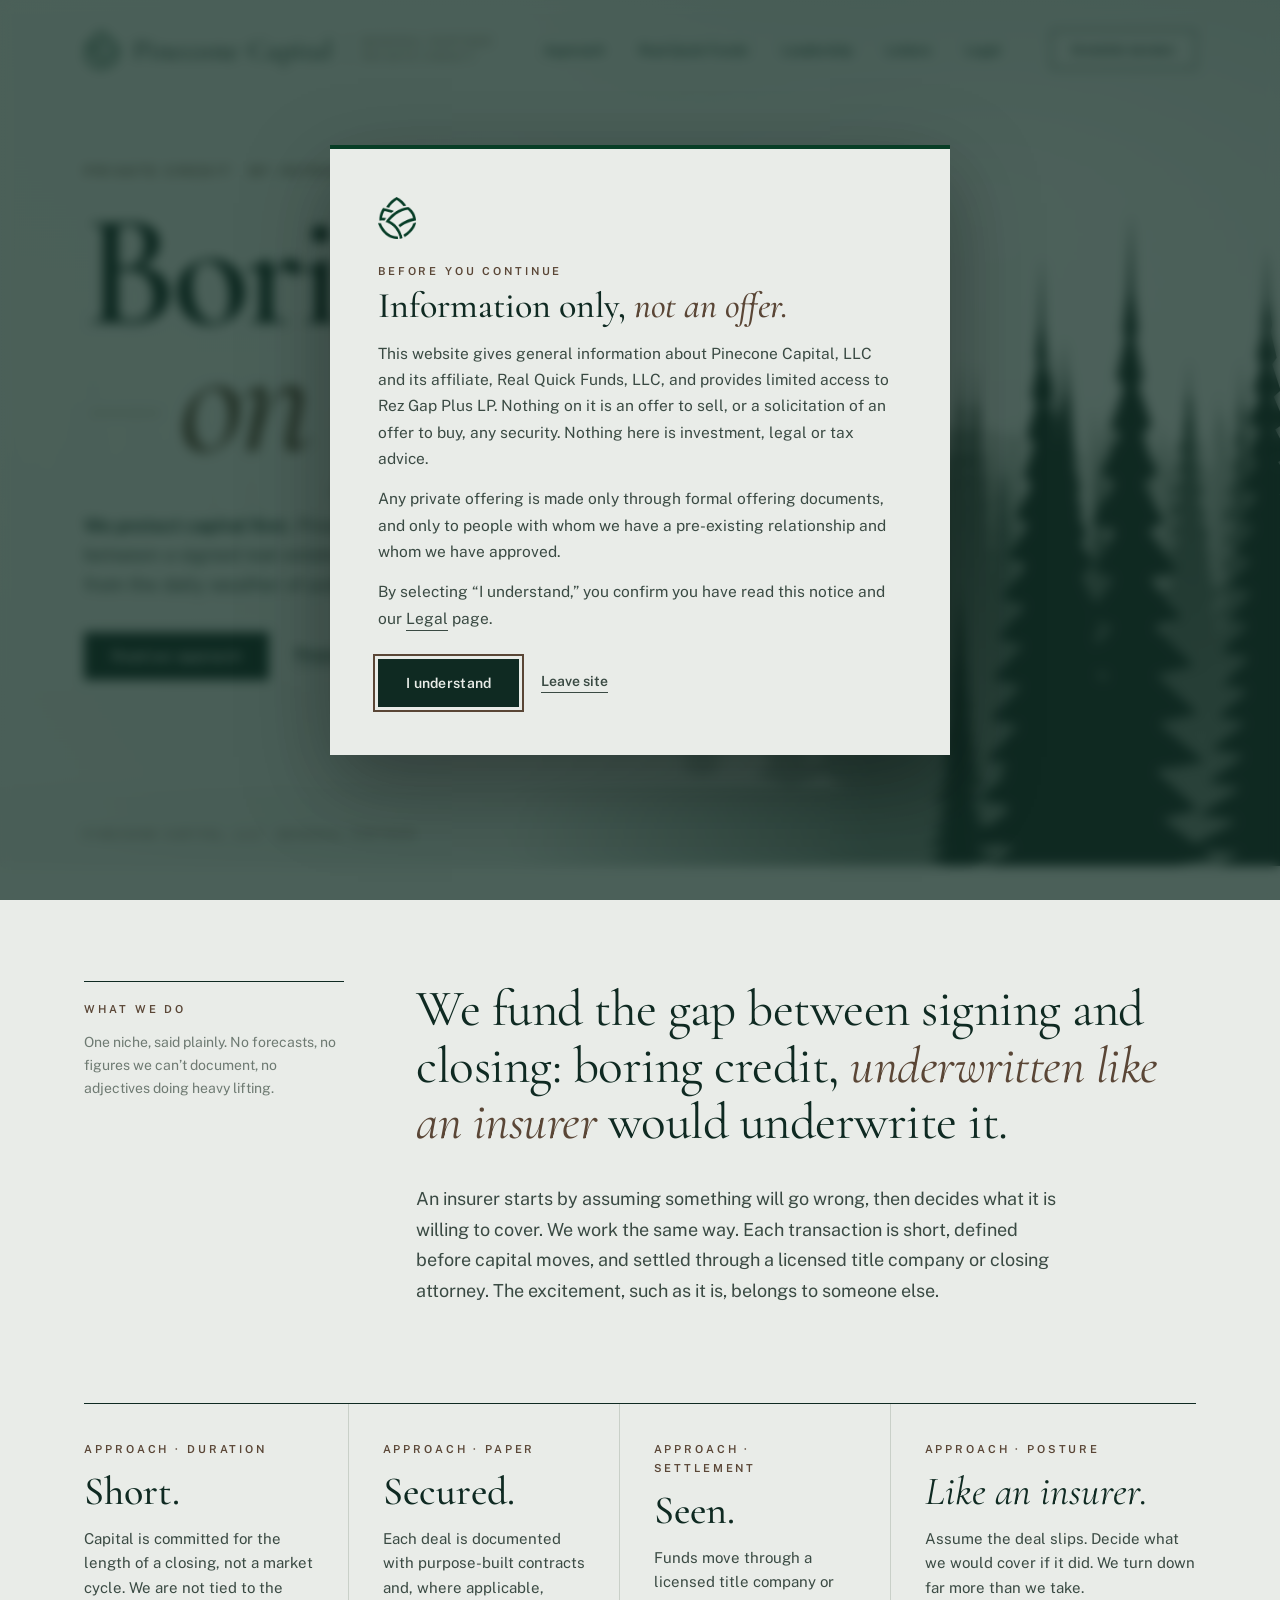
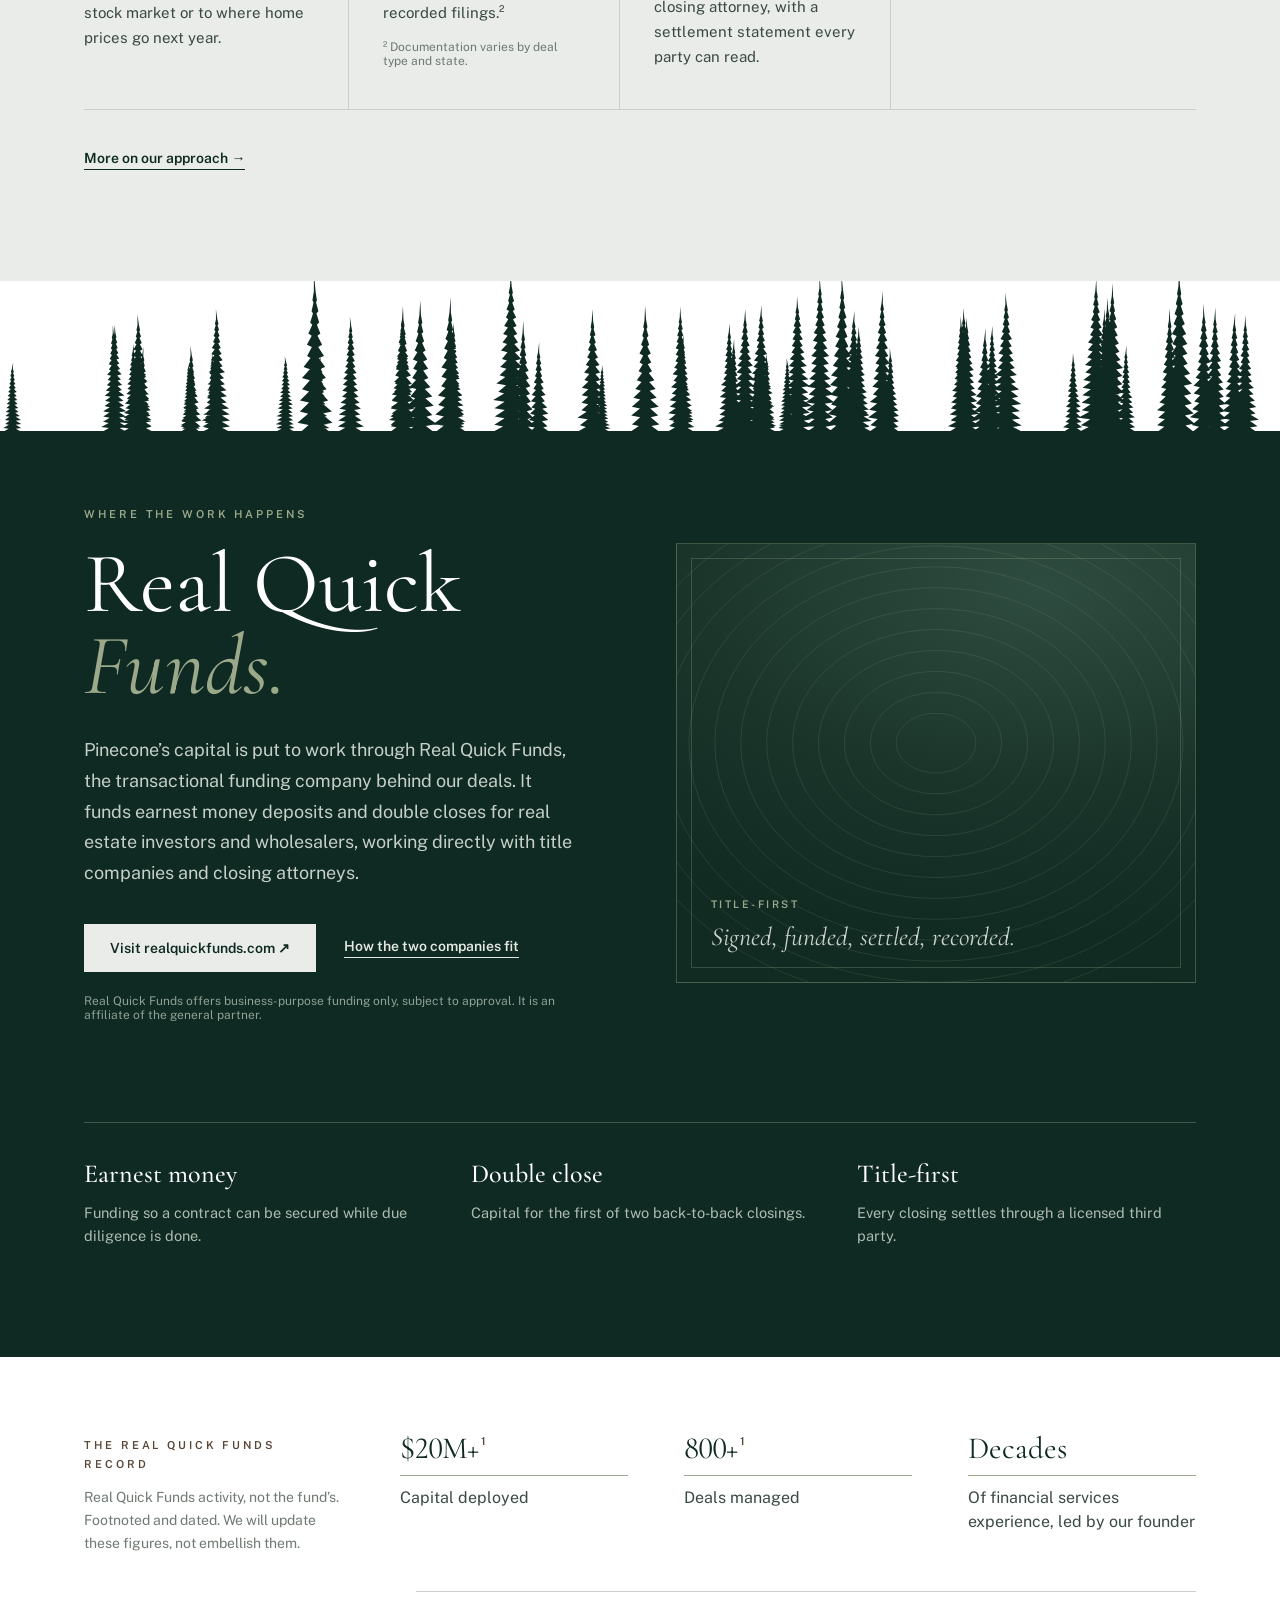
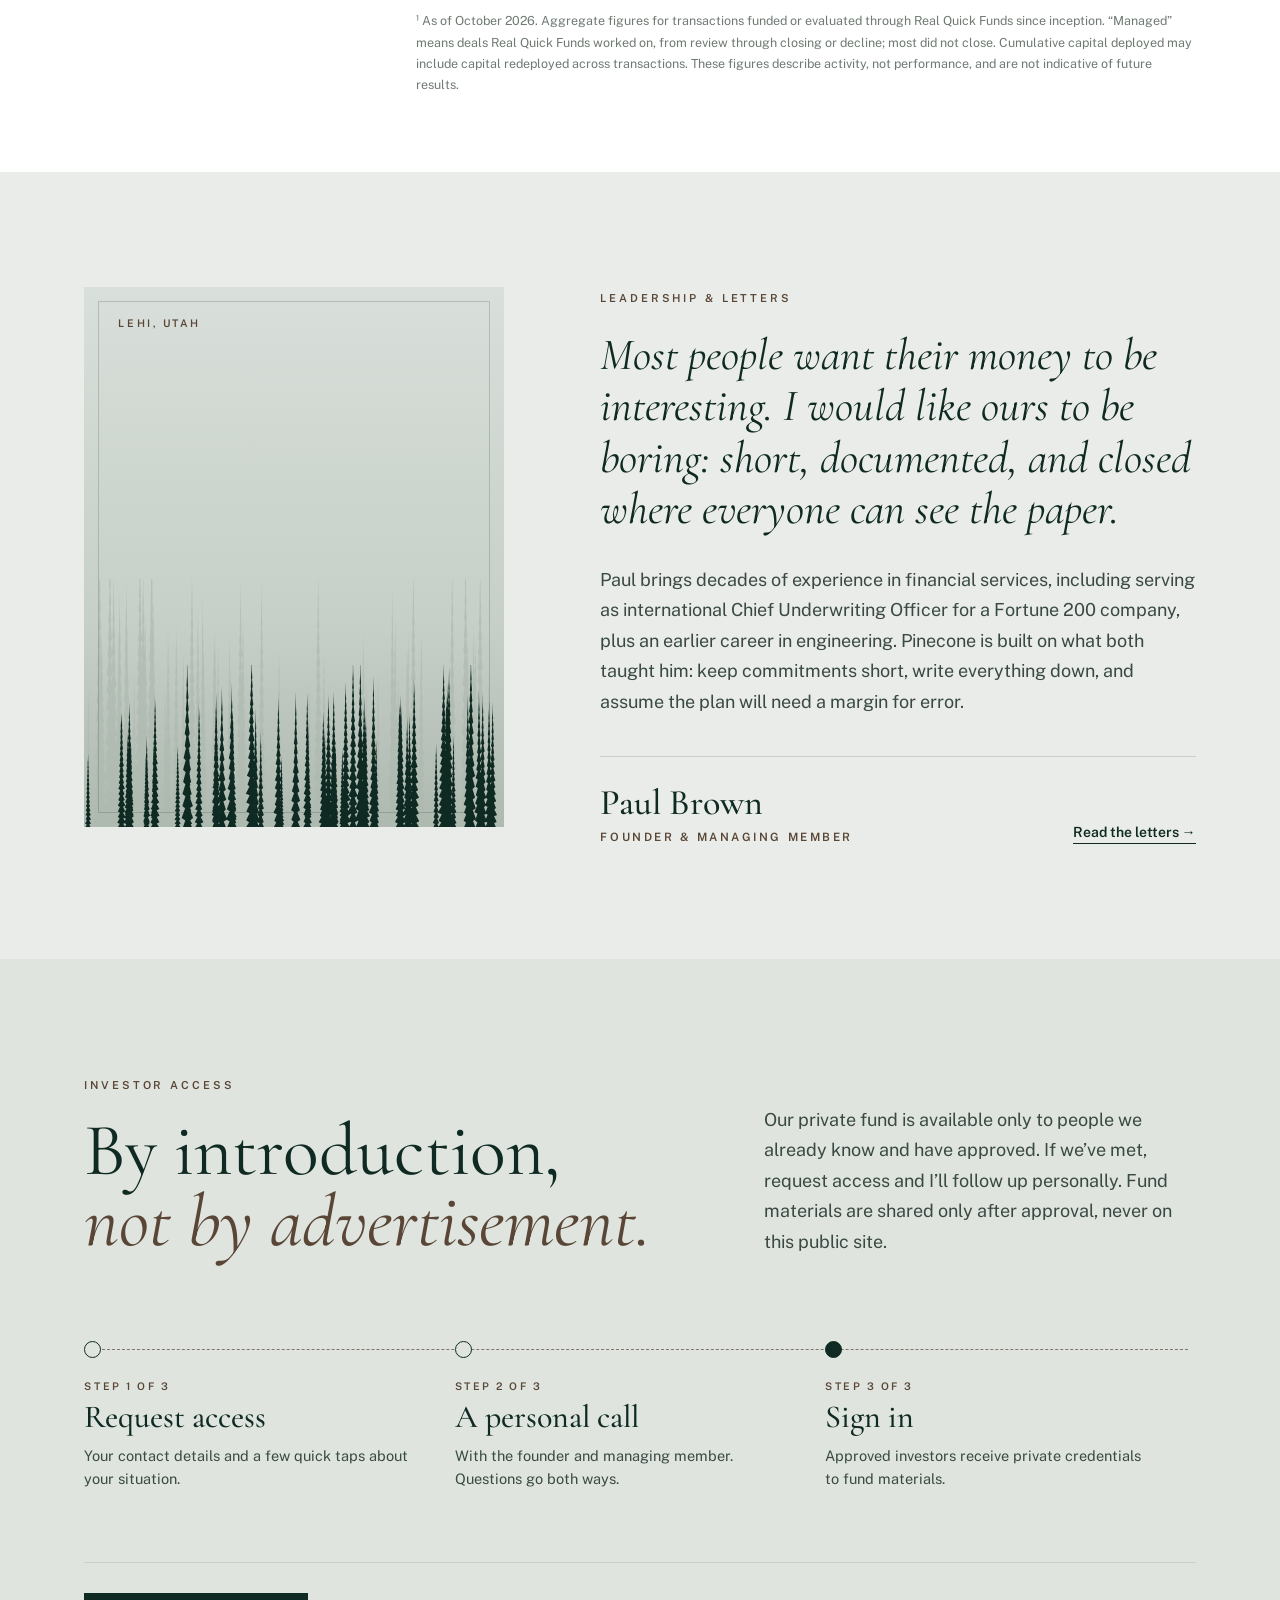
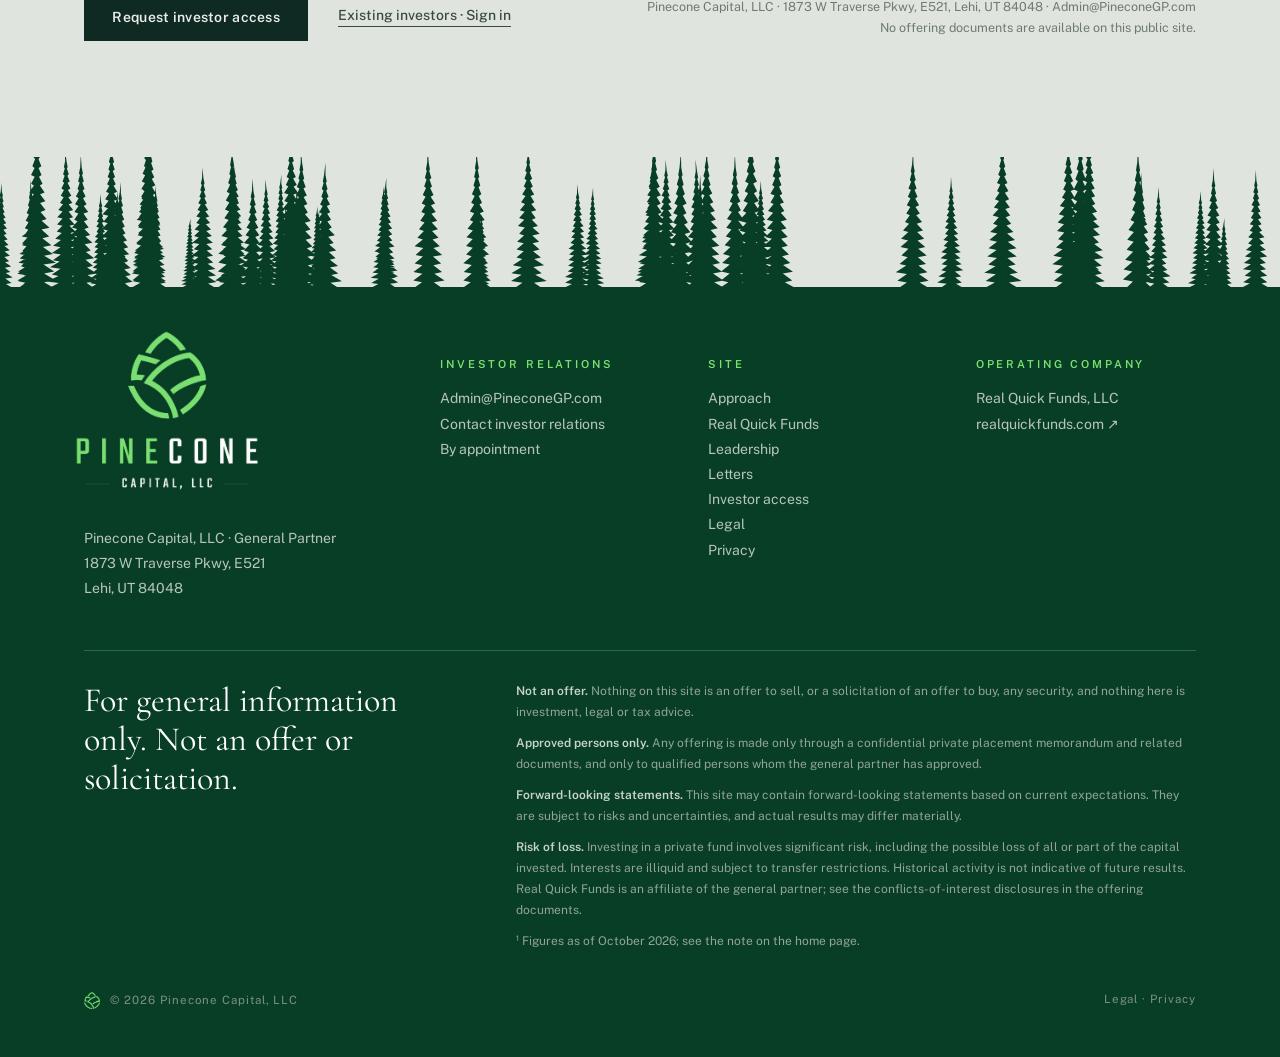
<file: index.html>
<!doctype html><html lang="en"><head><meta charset="utf-8">
<meta name="viewport" content="width=device-width,initial-scale=1">
<title>Pinecone Capital, LLC · Boring on purpose.</title>
<meta name="description" content="Pinecone Capital, LLC is a general partner focused on short-duration, documented private credit through Real Quick Funds. By introduction only.">
<link rel="canonical" href="https://pineconegp.com/">
<meta property="og:type" content="website">
<meta property="og:site_name" content="Pinecone Capital, LLC">
<meta property="og:title" content="Pinecone Capital, LLC · Boring on purpose.">
<meta property="og:description" content="Pinecone Capital, LLC is a general partner focused on short-duration, documented private credit through Real Quick Funds. By introduction only.">
<meta property="og:url" content="https://pineconegp.com/">
<meta property="og:image" content="https://pineconegp.com/img/og-share.png">
<meta name="twitter:card" content="summary_large_image">
<link rel="icon" type="image/png" href="/logo/derived-mark-pine-transparent.png">
<link rel="icon" href="/favicon.ico" sizes="any">
<link rel="apple-touch-icon" href="/apple-touch-icon.png">
<meta name="theme-color" content="#0F2A22">
<link rel="stylesheet" href="/fonts/fonts.css">
<link rel="stylesheet" href="/site.css?v=a98a6ada">
</head><body>
<div class="hero">
 <img class="forest" src="/img/forest.svg" alt="">
 <div class="hfog"></div>
 <div class="grain"></div>
 <nav aria-label="Main">
  <a class="brand" href="/" aria-label="Pinecone Capital home"><img src="/logo/derived-mark-pine-transparent.png" alt="Pinecone Capital mark"><span class="n">Pinecone Capital</span><span class="t">General Partner<br>Private credit</span></a>
  <div class="links"><a href="/approach">Approach</a><a href="/#real-quick-funds">Real Quick Funds</a><a href="/leadership">Leadership</a><a href="/letters">Letters</a><a href="/legal">Legal</a></div>
  <a class="acc" href="https://portal.pineconegp.com" target="_blank" rel="noopener noreferrer">Investor access</a>
  <details class="menu"><summary>Menu</summary><div class="panel"><a href="/approach">Approach</a><a href="/#real-quick-funds">Real Quick Funds</a><a href="/leadership">Leadership</a><a href="/letters">Letters</a><a href="/legal">Legal</a><a href="https://portal.pineconegp.com" target="_blank" rel="noopener noreferrer">Investor access</a></div></details>
 </nav>
 <div class="hcopy">
  <div class="cap">Private credit · By introduction only</div>
  <h1>Boring<em>on purpose.</em></h1>
  <p class="lede"><strong>We protect capital first.</strong> Pinecone Capital funds the short gap between a signed real estate contract and a closed deal, away from the daily weather of public markets and home prices.</p>
  <div class="ctas"><a class="btn" href="/approach">Read our approach</a><a class="ul" href="https://portal.pineconegp.com" target="_blank" rel="noopener noreferrer">Request investor access →</a></div>
 </div>
 <div class="elev">Pinecone Capital, LLC · General Partner</div>
</div>

<section class="sec" id="what-we-do">
 <div class="what">
  <div class="side"><span class="cap">What we do</span><p>One niche, said plainly. No forecasts, no figures we can’t document, no adjectives doing heavy lifting.</p></div>
  <div>
   <div class="big">We fund the gap between signing and closing: boring credit, <em>underwritten like an insurer</em> would underwrite it.</div>
   <p>An insurer starts by assuming something will go wrong, then decides what it is willing to cover. We work the same way. Each transaction is short, defined before capital moves, and settled through a licensed title company or closing attorney. The excitement, such as it is, belongs to someone else.</p>
  </div>
 </div>
 <div class="strip" id="approach">
  <div><span class="cap">Approach · Duration</span><h3>Short.</h3><p>Capital is committed for the length of a closing, not a market cycle. We are not tied to the stock market or to where home prices go next year.</p></div>
  <div><span class="cap">Approach · Paper</span><h3>Secured.</h3><p>Each deal is documented with purpose-built contracts and, where applicable, recorded filings.²</p><div class="fnm">² Documentation varies by deal type and state.</div></div>
  <div><span class="cap">Approach · Settlement</span><h3>Seen.</h3><p>Funds move through a licensed title company or closing attorney, with a settlement statement every party can read.</p></div>
  <div><span class="cap">Approach · Posture</span><h3><em>Like an insurer.</em></h3><p>Assume the deal slips. Decide what we would cover if it did. We turn down far more than we take.</p></div>
 </div>
 <div class="more"><a class="ul" href="/approach">More on our approach →</a></div>
</section>



<div class="rqfwrap" id="real-quick-funds">
 <img class="treeline" src="/img/trees-pine.svg" alt="">
 <div class="rqf">
  <div>
   <span class="cap">Where the work happens</span>
   <h2>Real Quick <em>Funds.</em></h2>
   <p>Pinecone’s capital is put to work through Real Quick Funds, the transactional funding company behind our deals. It funds earnest money deposits and double closes for real estate investors and wholesalers, working directly with title companies and closing attorneys.</p>
   <div class="row"><a class="pill" href="https://realquickfunds.com" target="_blank" rel="noopener noreferrer">Visit realquickfunds.com ↗</a><a class="ul" style="color:#E3E8E2" href="/approach#how-the-companies-fit">How the two companies fit</a></div>
   <div class="tiny">Real Quick Funds offers business-purpose funding only, subject to approval. It is an affiliate of the general partner.</div>
  </div>
  <div class="plate" aria-hidden="true"><svg class="rings" viewBox="0 0 520 440" preserveAspectRatio="xMidYMid slice" xmlns="http://www.w3.org/2000/svg" aria-hidden="true"><g fill="none" stroke="#9BA88A" stroke-opacity=".16"><ellipse cx="260" cy="200" rx="40" ry="30"/><ellipse cx="260" cy="200" rx="66" ry="51"/><ellipse cx="260" cy="200" rx="92" ry="72"/><ellipse cx="260" cy="200" rx="118" ry="93"/><ellipse cx="260" cy="200" rx="144" ry="114"/><ellipse cx="260" cy="200" rx="170" ry="135"/><ellipse cx="260" cy="200" rx="196" ry="156"/><ellipse cx="260" cy="200" rx="222" ry="177"/><ellipse cx="260" cy="200" rx="248" ry="198"/><ellipse cx="260" cy="200" rx="274" ry="219"/><ellipse cx="260" cy="200" rx="300" ry="240"/><ellipse cx="260" cy="200" rx="326" ry="261"/></g></svg><div class="pt"><b>Title-first</b>Signed, funded, settled, recorded.</div></div>
 </div>
 <div class="facts">
  <div><b>Earnest money</b>Funding so a contract can be secured while due diligence is done.</div>
  <div><b>Double close</b>Capital for the first of two back-to-back closings.</div>
  <div><b>Title-first</b>Every closing settles through a licensed third party.</div>
 </div>
</div>

<section class="sec record" id="record">
 <div class="recg">
  <div><span class="cap">The Real Quick Funds record</span><p style="margin-top:14px;font-size:14px;line-height:1.65;color:var(--mute)">Real Quick Funds activity, not the fund’s. Footnoted and dated. We will update these figures, not embellish them.</p></div>
  <div><div class="num">$20M+<sup>1</sup></div><div class="numl">Capital deployed</div></div>
  <div><div class="num">800+<sup>1</sup></div><div class="numl">Deals managed</div></div>
  <div><div class="num word">Decades</div><div class="numl">Of financial services experience, led by our founder</div></div>
 </div>
 <div class="recnote">¹ As of October 2026. Aggregate figures for transactions funded or evaluated through Real Quick Funds since inception. “Managed” means deals Real Quick Funds worked on, from review through closing or decline; most did not close. Cumulative capital deployed may include capital redeployed across transactions. These figures describe activity, not performance, and are not indicative of future results.</div>
</section>

<section class="sec" id="leadership">
 <div class="lead">
  <div class="panel-fog" aria-hidden="true"><div class="pt">Lehi, Utah</div><img class="t1" src="/img/trees-fog.svg" alt=""><img class="t2" src="/img/trees-pine.svg" alt=""></div>
  <div>
   <span class="cap">Leadership &amp; letters</span>
   <div class="quote">Most people want their money to be interesting. I would like ours to be boring: short, documented, and closed where everyone can see the paper.</div>
   <p class="b">Paul brings decades of experience in financial services, including serving as international Chief Underwriting Officer for a Fortune 200 company, plus an earlier career in engineering. Pinecone is built on what both taught him: keep commitments short, write everything down, and assume the plan will need a margin for error.</p>
   <div class="sig"><div><div class="n">Paul Brown</div><div class="t">Founder &amp; Managing Member</div></div><a class="ul" style="font-size:14px;font-weight:600" href="/letters">Read the letters →</a></div>
  </div>
 </div>
</section>

<section class="sec access" id="investor-access">
 <div class="accg">
  <div><span class="cap">Investor access</span><h2>By introduction,<br><em>not by advertisement.</em></h2></div>
  <p class="intro">Our private fund is available only to people we already know and have approved. If we’ve met, request access and I’ll follow up personally. Fund materials are shared only after approval, never on this public site.</p>
 </div>
 <div class="trail">
  <div class="step"><div class="dot"></div><div class="k">Step 1 of 3</div><h4>Request access</h4><p>Your contact details and a few quick taps about your situation.</p></div>
  <div class="step"><div class="dot"></div><div class="k">Step 2 of 3</div><h4>A personal call</h4><p>With the founder and managing member. Questions go both ways.</p></div>
  <div class="step"><div class="dot"></div><div class="k">Step 3 of 3</div><h4>Sign in</h4><p>Approved investors receive private credentials to fund materials.</p></div>
 </div>
 <div class="accrow"><a class="btn" href="https://portal.pineconegp.com" target="_blank" rel="noopener noreferrer">Request investor access</a><a class="ul" style="font-weight:500;color:var(--ink2)" href="https://portal.pineconegp.com" target="_blank" rel="noopener noreferrer">Existing investors · Sign in</a><span class="mono">Pinecone Capital, LLC · 1873 W Traverse Pkwy, E521, Lehi, UT 84048 · <a href="mailto:Admin@PineconeGP.com">Admin@PineconeGP.com</a><br>No offering documents are available on this public site.</span></div>
</section>
<div class="ftrees"><img class="treeline" src="/img/trees-logo.svg" alt=""></div>
<footer>
 <div class="fg">
  <div><a href="/"><img class="lockup" src="/logo/derived-lockup-cropped.jpg" alt="Pinecone Capital, LLC"></a><div style="margin-top:22px">Pinecone Capital, LLC · General Partner<br>1873 W Traverse Pkwy, E521<br>Lehi, UT 84048</div></div>
  <div class="col"><span class="cap">Investor relations</span><a href="mailto:Admin@PineconeGP.com">Admin@PineconeGP.com</a><a href="https://portal.pineconegp.com" target="_blank" rel="noopener noreferrer">Contact investor relations</a>By appointment</div>
  <div class="col"><span class="cap">Site</span><a href="/approach">Approach</a><a href="/#real-quick-funds">Real Quick Funds</a><a href="/leadership">Leadership</a><a href="/letters">Letters</a><a href="https://portal.pineconegp.com" target="_blank" rel="noopener noreferrer">Investor access</a><a href="/legal">Legal</a><a href="/privacy">Privacy</a></div>
  <div class="col"><span class="cap">Operating company</span>Real Quick Funds, LLC<a href="https://realquickfunds.com" target="_blank" rel="noopener noreferrer">realquickfunds.com ↗</a></div>
 </div>
 <div class="disc">
  <div class="d">For general information only. Not an offer or solicitation.</div>
  <div class="s">
   <p><b>Not an offer.</b> Nothing on this site is an offer to sell, or a solicitation of an offer to buy, any security, and nothing here is investment, legal or tax advice.</p>
   <p><b>Approved persons only.</b> Any offering is made only through a confidential private placement memorandum and related documents, and only to qualified persons whom the general partner has approved.</p>
   <p><b>Forward-looking statements.</b> This site may contain forward-looking statements based on current expectations. They are subject to risks and uncertainties, and actual results may differ materially.</p>
   <p><b>Risk of loss.</b> Investing in a private fund involves significant risk, including the possible loss of all or part of the capital invested. Interests are illiquid and subject to transfer restrictions. Historical activity is not indicative of future results. Real Quick Funds is an affiliate of the general partner; see the conflicts-of-interest disclosures in the offering documents.</p>
   <p>¹ Figures as of October 2026; see the note on the home page.</p>
  </div>
 </div>
 <div class="copy"><span style="display:flex;align-items:center;gap:10px"><img src="/logo/derived-mark-light-cropped.png" alt="">© 2026 Pinecone Capital, LLC</span><span><a href="/legal">Legal</a> · <a href="/privacy">Privacy</a></span></div>
</footer>
<style>/* entry notice */.gate{position:fixed;inset:0;z-index:1000;display:flex;align-items:center;justify-content:center;padding:20px;background:rgba(15,42,34,.72);backdrop-filter:blur(6px)}.gate[hidden]{display:none}.gate .card{max-width:620px;width:100%;max-height:calc(100vh - 40px);overflow:auto;background:var(--fog);border-top:4px solid var(--logo);padding:clamp(26px,5vw,48px);box-shadow:0 30px 80px rgba(0,0,0,.35)}.gate img{height:42px;width:auto}.gate .cap{display:block;margin-top:22px}.gate h2{font-family:var(--disp);font-weight:500;font-size:clamp(28px,3.4vw,36px);line-height:1.08;margin-top:10px;text-wrap:balance}.gate h2 em{color:var(--bark)}.gate p{margin-top:14px;font-size:15.5px;line-height:1.7;color:var(--ink2)}.gate .row{margin-top:28px;display:flex;flex-wrap:wrap;gap:22px;align-items:center}.gate .leave{font-size:14px;font-weight:600;color:var(--ink2);border-bottom:1px solid currentColor;padding-bottom:3px}</style>
<div class="gate" id="gate" hidden role="dialog" aria-modal="true" aria-labelledby="gate-h">
 <div class="card">
  <img src="/logo/derived-mark-pine-transparent.png" alt="Pinecone Capital">
  <span class="cap">Before you continue</span>
  <h2 id="gate-h"><span style="white-space:nowrap">Information only,</span> <em style="white-space:nowrap">not an offer.</em></h2>
  <p>This website gives general information about Pinecone Capital, LLC and its affiliate, Real Quick Funds, LLC, and provides limited access to Rez Gap Plus LP. Nothing on it is an offer to sell, or a solicitation of an offer to buy, any security. Nothing here is investment, legal or tax advice.</p>
  <p>Any private offering is made only through formal offering documents, and only to people with whom we have a pre-existing relationship and whom we have approved.</p>
  <p>By selecting “I understand,” you confirm you have read this notice and our <a class="ul" href="/legal">Legal</a> page.</p>
  <div class="row"><button class="btn" id="gate-ok" type="button">I understand</button><a class="leave" href="https://www.google.com" rel="noopener">Leave site</a></div>
 </div>
</div>
<script>(function(){var k='pcgp_notice_v2',d=30*864e5,g=document.getElementById('gate');if(!g)return;
function rd(){var v=null;try{v=localStorage.getItem(k)}catch(e){}if(!v){try{v=sessionStorage.getItem(k)}catch(e){}}if(!v){var m=document.cookie.match(new RegExp('(?:^|; )'+k+'=([^;]*)'));if(m)v=m[1]}return v&&(Date.now()-Number(v)<d)}
function wr(){var v=String(Date.now());try{localStorage.setItem(k,v)}catch(e){}try{sessionStorage.setItem(k,v)}catch(e){}try{document.cookie=k+'='+v+';path=/;max-age='+(d/1000)+';SameSite=Lax;Secure'}catch(e){}}
var p=location.pathname.replace(/\.html$/,'').replace(/\/$/,'');if(p==='/legal'||rd())return;
g.hidden=false;document.documentElement.style.overflow='hidden';var b=document.getElementById('gate-ok');try{b.focus({preventScroll:true})}catch(e){}
b.onclick=function(){wr();g.hidden=true;document.documentElement.style.overflow=''};})();</script>
</body></html>
</file>
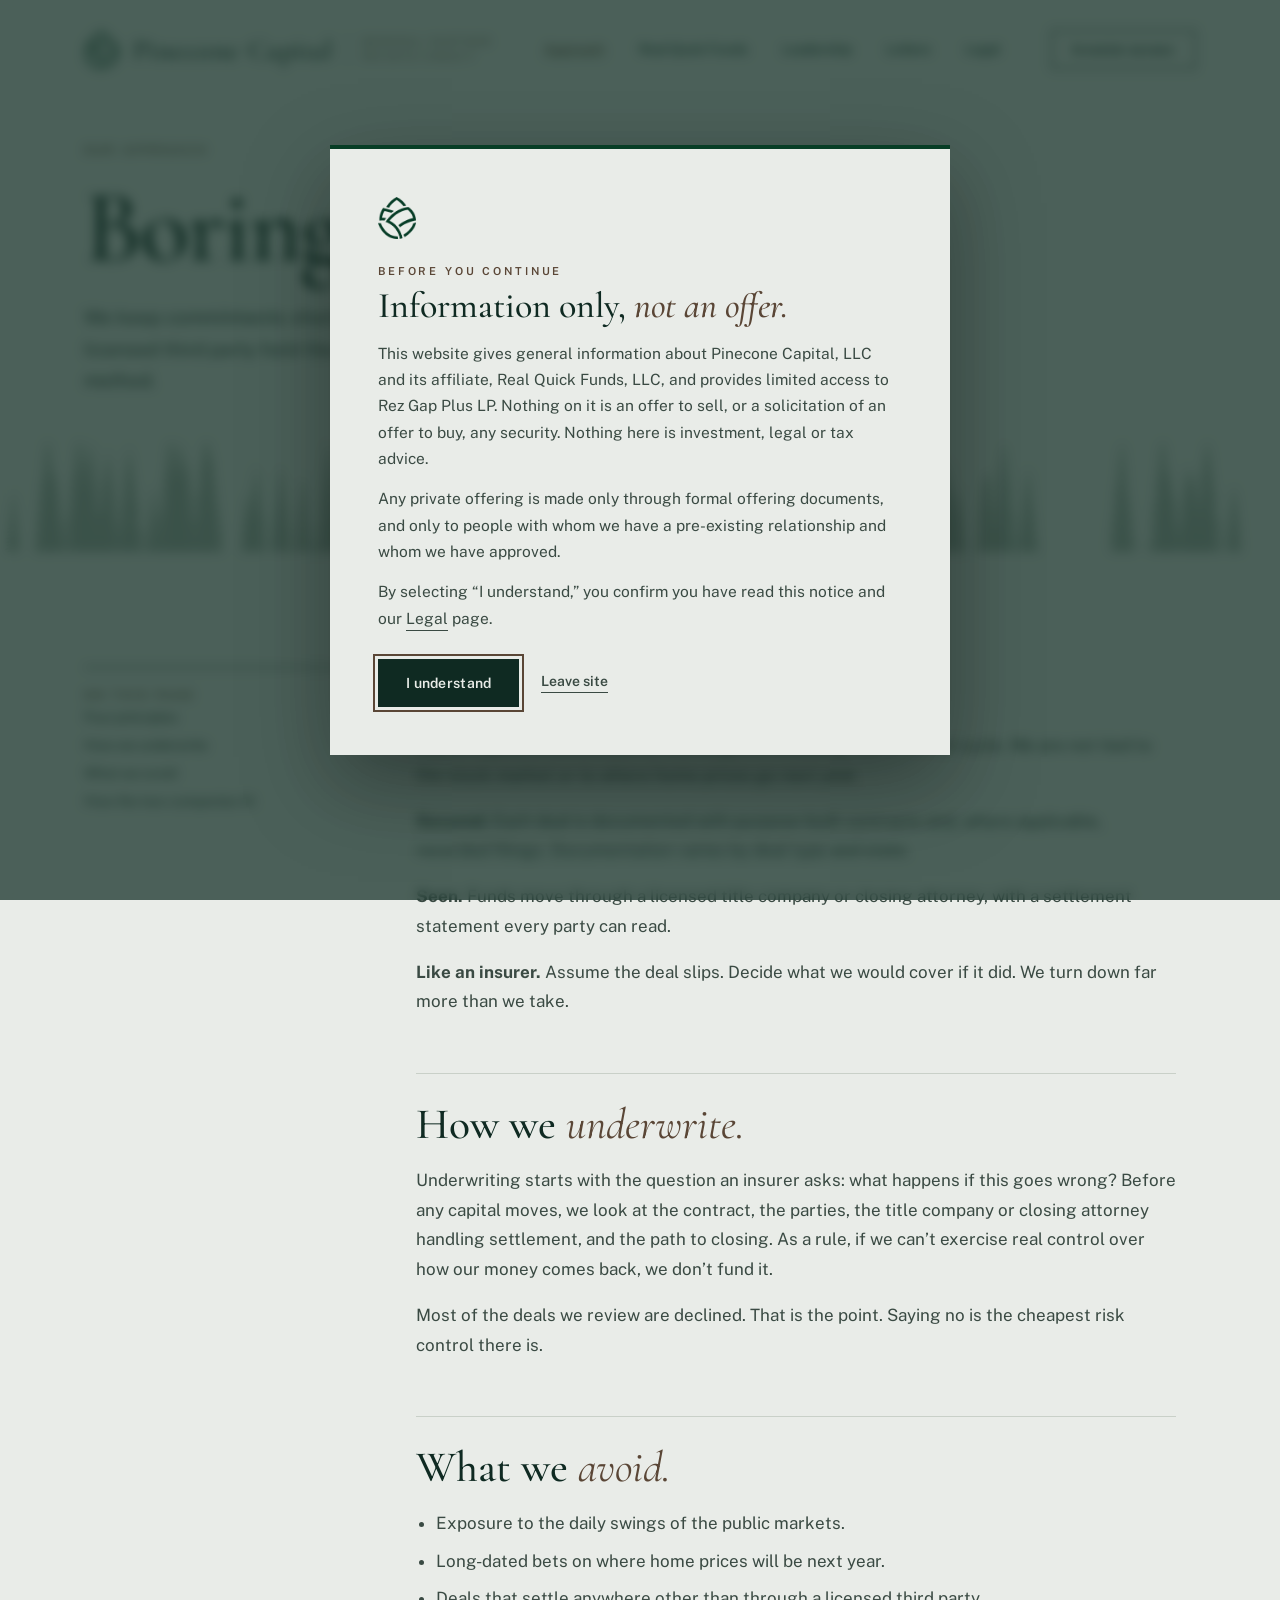
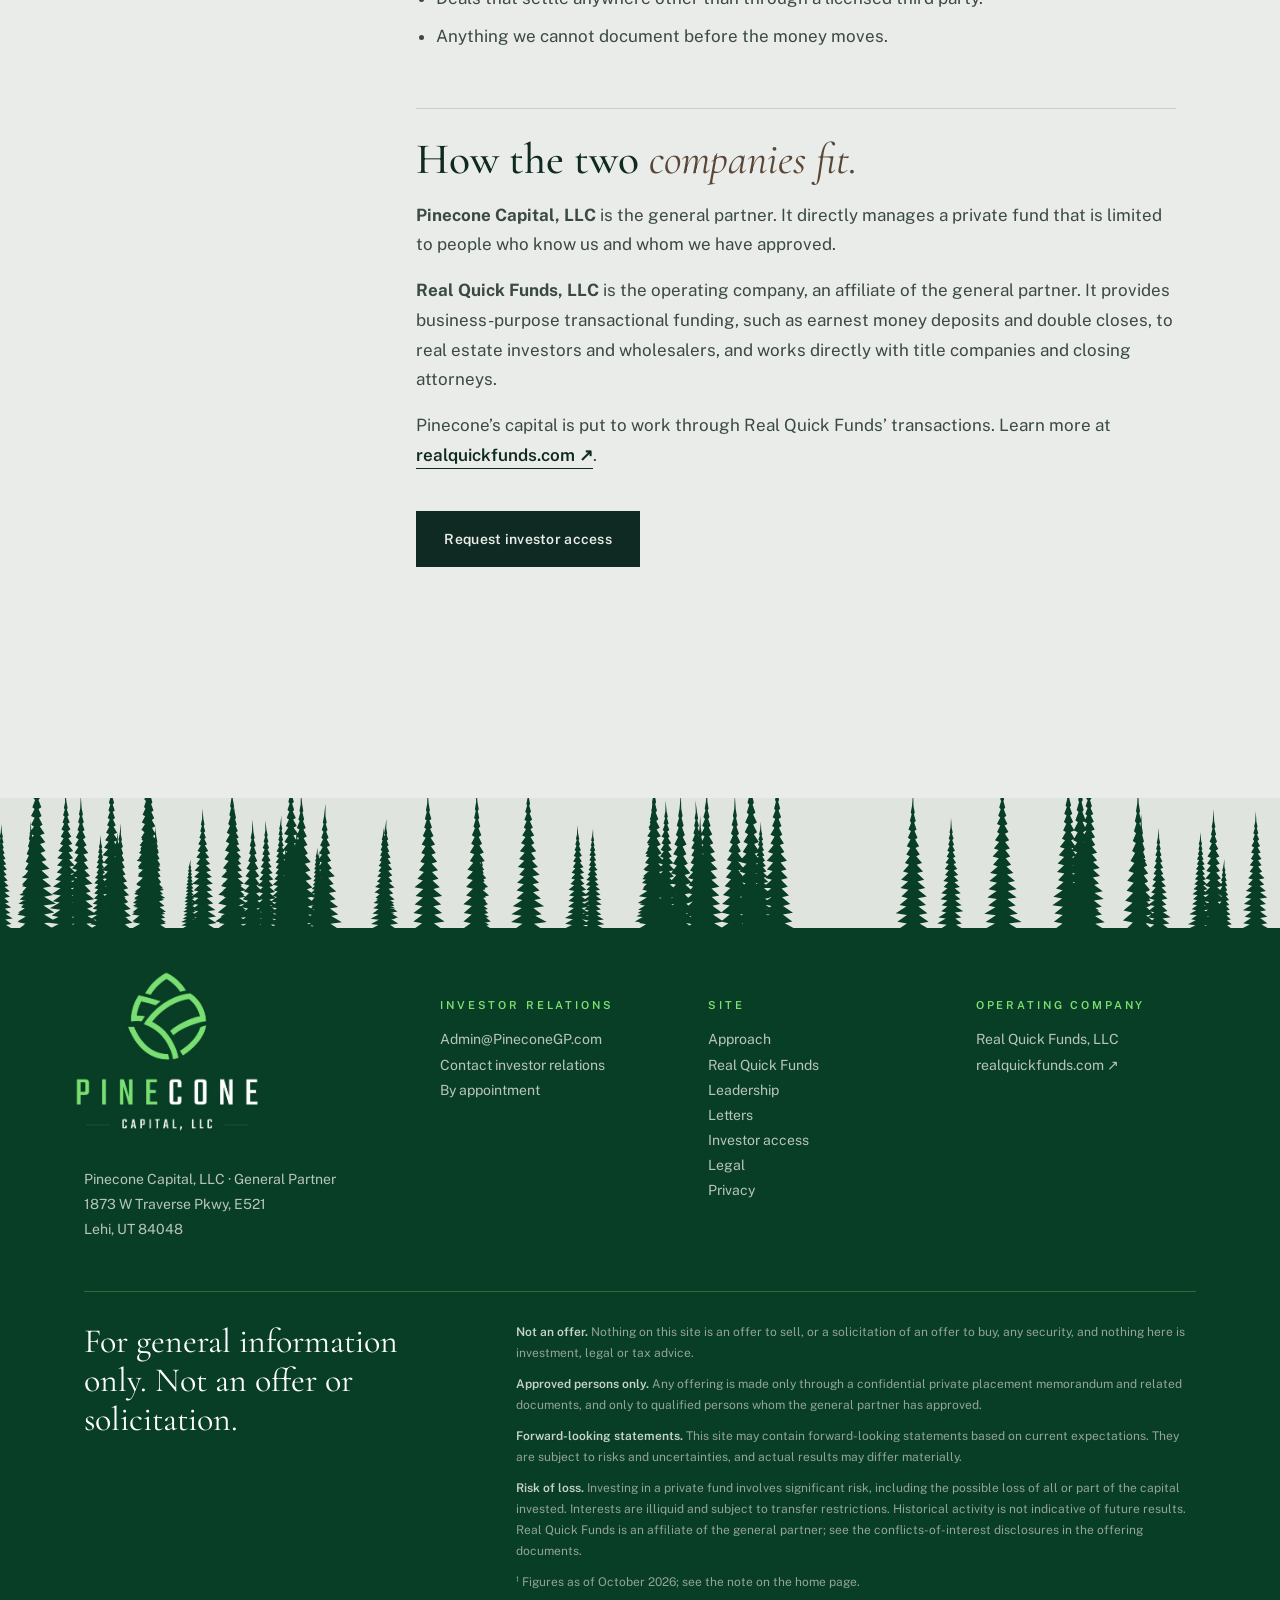
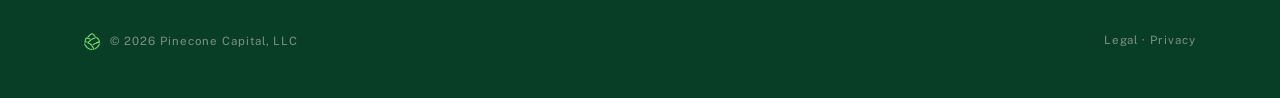
<file: approach.html>
<!doctype html><html lang="en"><head><meta charset="utf-8">
<meta name="viewport" content="width=device-width,initial-scale=1">
<title>Our approach · Pinecone Capital, LLC</title>
<meta name="description" content="How Pinecone Capital approaches short-duration, documented private credit.">
<link rel="canonical" href="https://pineconegp.com/approach">
<meta property="og:type" content="website">
<meta property="og:site_name" content="Pinecone Capital, LLC">
<meta property="og:title" content="Our approach · Pinecone Capital, LLC">
<meta property="og:description" content="How Pinecone Capital approaches short-duration, documented private credit.">
<meta property="og:url" content="https://pineconegp.com/approach">
<meta property="og:image" content="https://pineconegp.com/img/og-share.png">
<meta name="twitter:card" content="summary_large_image">
<link rel="icon" type="image/png" href="/logo/derived-mark-pine-transparent.png">
<link rel="icon" href="/favicon.ico" sizes="any">
<link rel="apple-touch-icon" href="/apple-touch-icon.png">
<meta name="theme-color" content="#0F2A22">
<link rel="stylesheet" href="/fonts/fonts.css">
<link rel="stylesheet" href="/site.css?v=a98a6ada">
</head><body>
<header class="phero">
 <nav aria-label="Main">
  <a class="brand" href="/" aria-label="Pinecone Capital home"><img src="/logo/derived-mark-pine-transparent.png" alt="Pinecone Capital mark"><span class="n">Pinecone Capital</span><span class="t">General Partner<br>Private credit</span></a>
  <div class="links"><a href="/approach" aria-current="page">Approach</a><a href="/#real-quick-funds">Real Quick Funds</a><a href="/leadership">Leadership</a><a href="/letters">Letters</a><a href="/legal">Legal</a></div>
  <a class="acc" href="https://portal.pineconegp.com" target="_blank" rel="noopener noreferrer">Investor access</a>
  <details class="menu"><summary>Menu</summary><div class="panel"><a href="/approach">Approach</a><a href="/#real-quick-funds">Real Quick Funds</a><a href="/leadership">Leadership</a><a href="/letters">Letters</a><a href="/legal">Legal</a><a href="https://portal.pineconegp.com" target="_blank" rel="noopener noreferrer">Investor access</a></div></details>
 </nav>
 <div class="phead"><span class="cap">Our approach</span><h1>Boring, <em>by design.</em></h1><p>We keep commitments short, put everything in writing, and let a licensed third party hold the money at closing. That is the whole method.</p></div>
 <img class="treeline" src="/img/trees-fog.svg" alt="">
</header>
<main class="sec" style="padding-left:0;padding-right:0;background:var(--fog)"><div class="prose">
 <aside><span class="cap">On this page</span><a href="#principles">Four principles</a><a href="#underwriting">How we underwrite</a><a href="#what-we-avoid">What we avoid</a><a href="#how-the-companies-fit">How the two companies fit</a></aside>
 <div class="body">
  <h2 id="principles">Four <em>principles.</em></h2>
  <p><b>Short.</b> Capital is committed for the length of a closing, not a market cycle. We are not tied to the stock market or to where home prices go next year.</p>
  <p><b>Secured.</b> Each deal is documented with purpose-built contracts and, where applicable, recorded filings. Documentation varies by deal type and state.</p>
  <p><b>Seen.</b> Funds move through a licensed title company or closing attorney, with a settlement statement every party can read.</p>
  <p><b>Like an insurer.</b> Assume the deal slips. Decide what we would cover if it did. We turn down far more than we take.</p>
  <h2 id="underwriting">How we <em>underwrite.</em></h2>
  <p>Underwriting starts with the question an insurer asks: what happens if this goes wrong? Before any capital moves, we look at the contract, the parties, the title company or closing attorney handling settlement, and the path to closing. As a rule, if we can&rsquo;t exercise real control over how our money comes back, we don&rsquo;t fund it.</p>
  <p>Most of the deals we review are declined. That is the point. Saying no is the cheapest risk control there is.</p>
  <h2 id="what-we-avoid">What we <em>avoid.</em></h2>
  <ul>
   <li>Exposure to the daily swings of the public markets.</li>
   <li>Long-dated bets on where home prices will be next year.</li>
   <li>Deals that settle anywhere other than through a licensed third party.</li>
   <li>Anything we cannot document before the money moves.</li>
  </ul>
  <h2 id="how-the-companies-fit">How the two <em>companies fit.</em></h2>
  <p><b>Pinecone Capital, LLC</b> is the general partner. It directly manages a private fund that is limited to people who know us and whom we have approved.</p>
  <p><b>Real Quick Funds, LLC</b> is the operating company, an affiliate of the general partner. It provides business-purpose transactional funding, such as earnest money deposits and double closes, to real estate investors and wholesalers, and works directly with title companies and closing attorneys.</p>
  <p>Pinecone’s capital is put to work through Real Quick Funds’ transactions. Learn more at <a class="ul" href="https://realquickfunds.com" target="_blank" rel="noopener noreferrer">realquickfunds.com ↗</a>.</p>
  <p style="margin-top:40px"><a class="btn" href="https://portal.pineconegp.com" target="_blank" rel="noopener noreferrer">Request investor access</a></p>
 </div>
</div></main>
<div class="ftrees"><img class="treeline" src="/img/trees-logo.svg" alt=""></div>
<footer>
 <div class="fg">
  <div><a href="/"><img class="lockup" src="/logo/derived-lockup-cropped.jpg" alt="Pinecone Capital, LLC"></a><div style="margin-top:22px">Pinecone Capital, LLC · General Partner<br>1873 W Traverse Pkwy, E521<br>Lehi, UT 84048</div></div>
  <div class="col"><span class="cap">Investor relations</span><a href="mailto:Admin@PineconeGP.com">Admin@PineconeGP.com</a><a href="https://portal.pineconegp.com" target="_blank" rel="noopener noreferrer">Contact investor relations</a>By appointment</div>
  <div class="col"><span class="cap">Site</span><a href="/approach">Approach</a><a href="/#real-quick-funds">Real Quick Funds</a><a href="/leadership">Leadership</a><a href="/letters">Letters</a><a href="https://portal.pineconegp.com" target="_blank" rel="noopener noreferrer">Investor access</a><a href="/legal">Legal</a><a href="/privacy">Privacy</a></div>
  <div class="col"><span class="cap">Operating company</span>Real Quick Funds, LLC<a href="https://realquickfunds.com" target="_blank" rel="noopener noreferrer">realquickfunds.com ↗</a></div>
 </div>
 <div class="disc">
  <div class="d">For general information only. Not an offer or solicitation.</div>
  <div class="s">
   <p><b>Not an offer.</b> Nothing on this site is an offer to sell, or a solicitation of an offer to buy, any security, and nothing here is investment, legal or tax advice.</p>
   <p><b>Approved persons only.</b> Any offering is made only through a confidential private placement memorandum and related documents, and only to qualified persons whom the general partner has approved.</p>
   <p><b>Forward-looking statements.</b> This site may contain forward-looking statements based on current expectations. They are subject to risks and uncertainties, and actual results may differ materially.</p>
   <p><b>Risk of loss.</b> Investing in a private fund involves significant risk, including the possible loss of all or part of the capital invested. Interests are illiquid and subject to transfer restrictions. Historical activity is not indicative of future results. Real Quick Funds is an affiliate of the general partner; see the conflicts-of-interest disclosures in the offering documents.</p>
   <p>¹ Figures as of October 2026; see the note on the home page.</p>
  </div>
 </div>
 <div class="copy"><span style="display:flex;align-items:center;gap:10px"><img src="/logo/derived-mark-light-cropped.png" alt="">© 2026 Pinecone Capital, LLC</span><span><a href="/legal">Legal</a> · <a href="/privacy">Privacy</a></span></div>
</footer>
<style>/* entry notice */.gate{position:fixed;inset:0;z-index:1000;display:flex;align-items:center;justify-content:center;padding:20px;background:rgba(15,42,34,.72);backdrop-filter:blur(6px)}.gate[hidden]{display:none}.gate .card{max-width:620px;width:100%;max-height:calc(100vh - 40px);overflow:auto;background:var(--fog);border-top:4px solid var(--logo);padding:clamp(26px,5vw,48px);box-shadow:0 30px 80px rgba(0,0,0,.35)}.gate img{height:42px;width:auto}.gate .cap{display:block;margin-top:22px}.gate h2{font-family:var(--disp);font-weight:500;font-size:clamp(28px,3.4vw,36px);line-height:1.08;margin-top:10px;text-wrap:balance}.gate h2 em{color:var(--bark)}.gate p{margin-top:14px;font-size:15.5px;line-height:1.7;color:var(--ink2)}.gate .row{margin-top:28px;display:flex;flex-wrap:wrap;gap:22px;align-items:center}.gate .leave{font-size:14px;font-weight:600;color:var(--ink2);border-bottom:1px solid currentColor;padding-bottom:3px}</style>
<div class="gate" id="gate" hidden role="dialog" aria-modal="true" aria-labelledby="gate-h">
 <div class="card">
  <img src="/logo/derived-mark-pine-transparent.png" alt="Pinecone Capital">
  <span class="cap">Before you continue</span>
  <h2 id="gate-h"><span style="white-space:nowrap">Information only,</span> <em style="white-space:nowrap">not an offer.</em></h2>
  <p>This website gives general information about Pinecone Capital, LLC and its affiliate, Real Quick Funds, LLC, and provides limited access to Rez Gap Plus LP. Nothing on it is an offer to sell, or a solicitation of an offer to buy, any security. Nothing here is investment, legal or tax advice.</p>
  <p>Any private offering is made only through formal offering documents, and only to people with whom we have a pre-existing relationship and whom we have approved.</p>
  <p>By selecting “I understand,” you confirm you have read this notice and our <a class="ul" href="/legal">Legal</a> page.</p>
  <div class="row"><button class="btn" id="gate-ok" type="button">I understand</button><a class="leave" href="https://www.google.com" rel="noopener">Leave site</a></div>
 </div>
</div>
<script>(function(){var k='pcgp_notice_v2',d=30*864e5,g=document.getElementById('gate');if(!g)return;
function rd(){var v=null;try{v=localStorage.getItem(k)}catch(e){}if(!v){try{v=sessionStorage.getItem(k)}catch(e){}}if(!v){var m=document.cookie.match(new RegExp('(?:^|; )'+k+'=([^;]*)'));if(m)v=m[1]}return v&&(Date.now()-Number(v)<d)}
function wr(){var v=String(Date.now());try{localStorage.setItem(k,v)}catch(e){}try{sessionStorage.setItem(k,v)}catch(e){}try{document.cookie=k+'='+v+';path=/;max-age='+(d/1000)+';SameSite=Lax;Secure'}catch(e){}}
var p=location.pathname.replace(/\.html$/,'').replace(/\/$/,'');if(p==='/legal'||rd())return;
g.hidden=false;document.documentElement.style.overflow='hidden';var b=document.getElementById('gate-ok');try{b.focus({preventScroll:true})}catch(e){}
b.onclick=function(){wr();g.hidden=true;document.documentElement.style.overflow=''};})();</script>
</body></html>
</file>
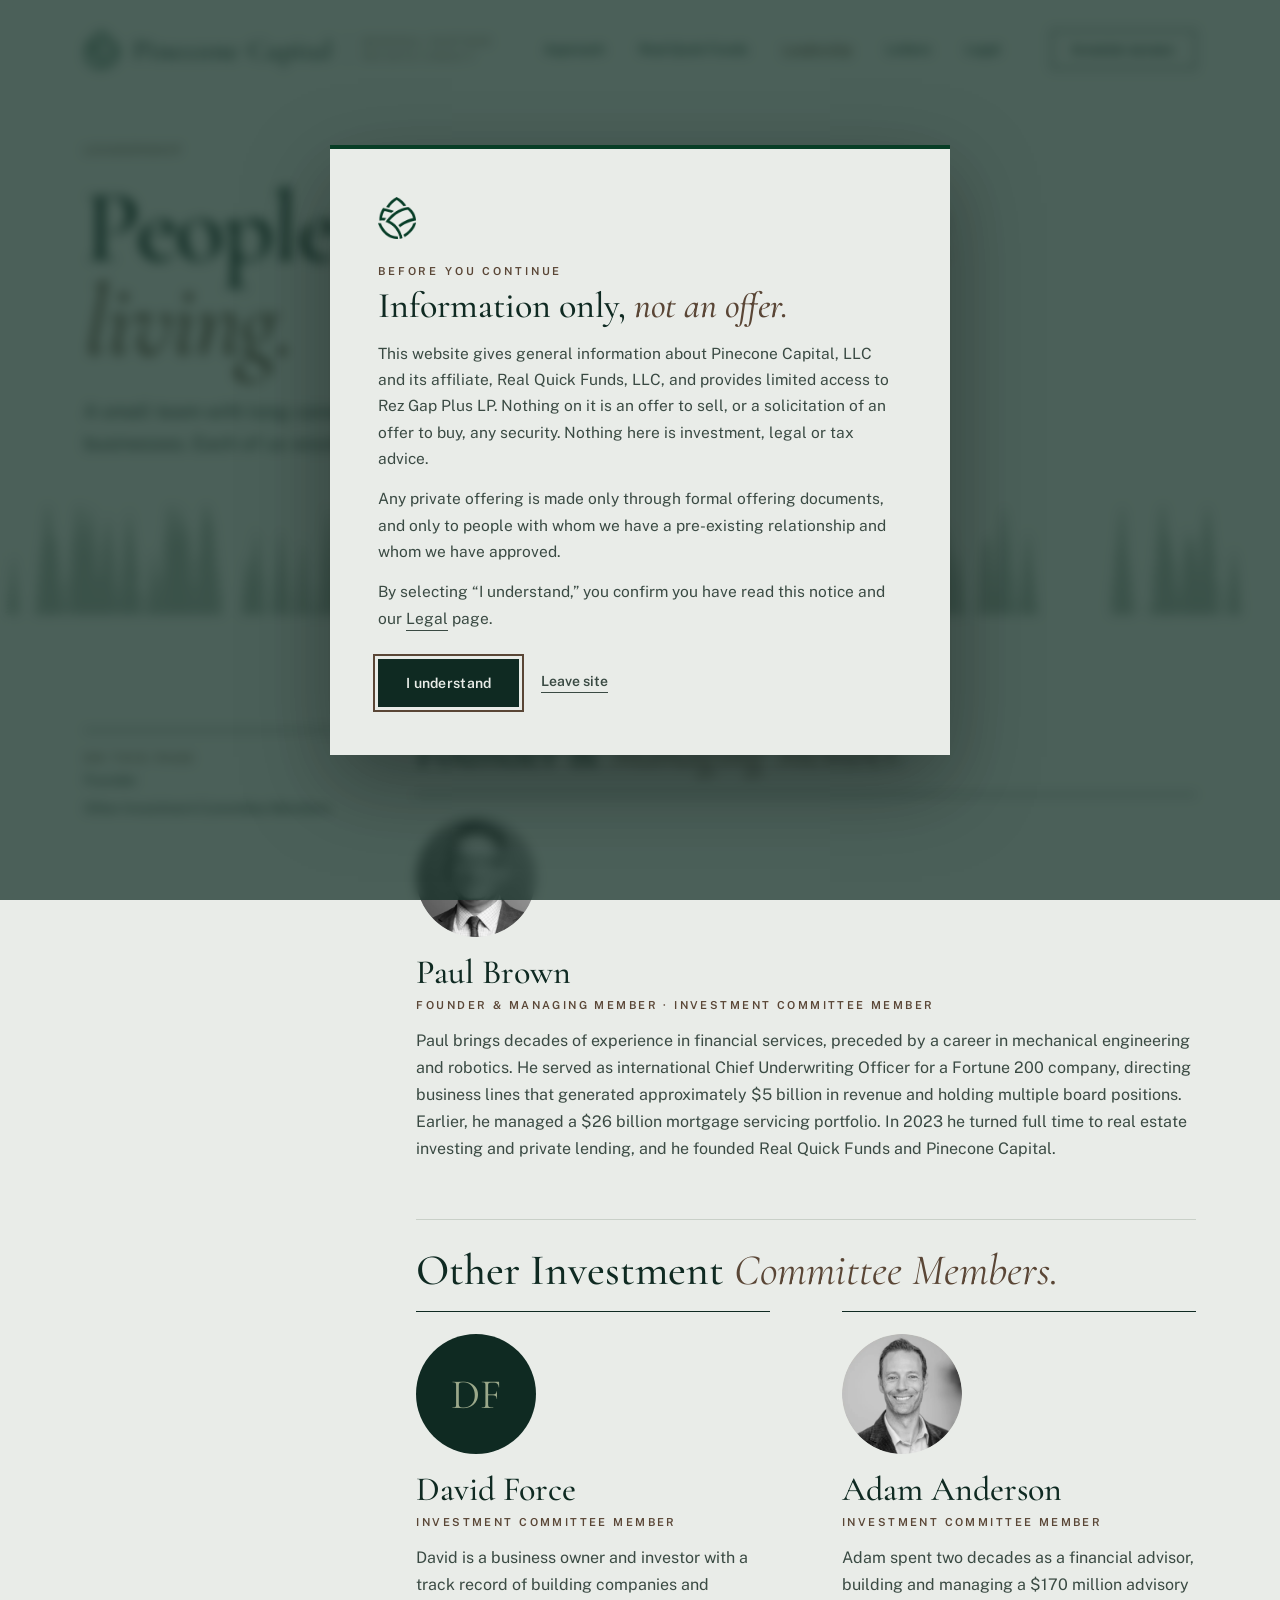
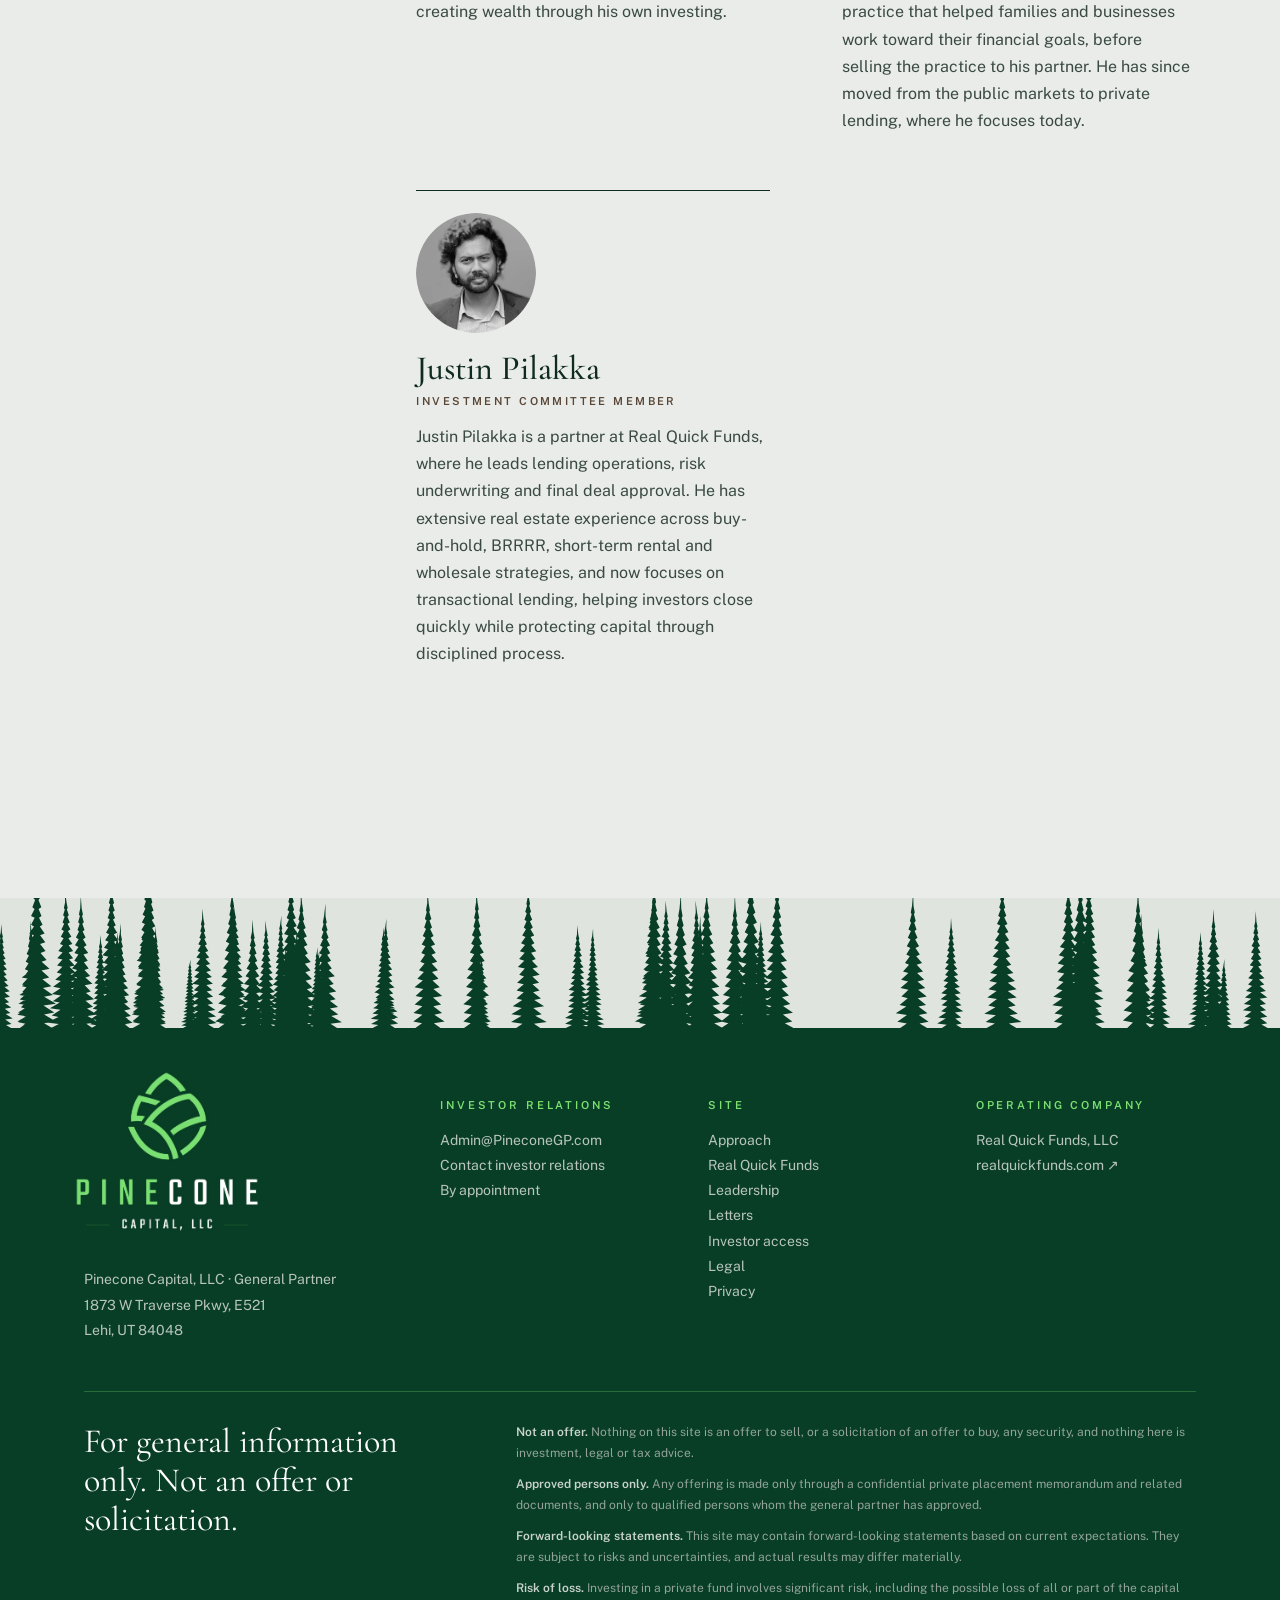
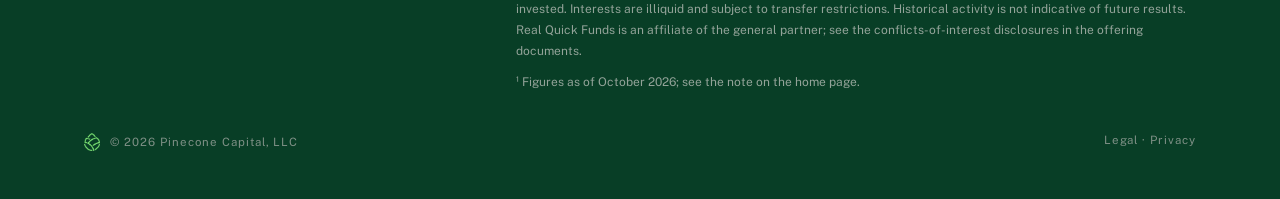
<file: leadership.html>
<!doctype html><html lang="en"><head><meta charset="utf-8">
<meta name="viewport" content="width=device-width,initial-scale=1">
<title>Leadership · Pinecone Capital, LLC</title>
<meta name="description" content="Leadership and Investment Committee of Pinecone Capital, LLC.">
<link rel="canonical" href="https://pineconegp.com/leadership">
<meta property="og:type" content="website">
<meta property="og:site_name" content="Pinecone Capital, LLC">
<meta property="og:title" content="Leadership · Pinecone Capital, LLC">
<meta property="og:description" content="Leadership and Investment Committee of Pinecone Capital, LLC.">
<meta property="og:url" content="https://pineconegp.com/leadership">
<meta property="og:image" content="https://pineconegp.com/img/og-share.png">
<meta name="twitter:card" content="summary_large_image">
<link rel="icon" type="image/png" href="/logo/derived-mark-pine-transparent.png">
<link rel="icon" href="/favicon.ico" sizes="any">
<link rel="apple-touch-icon" href="/apple-touch-icon.png">
<meta name="theme-color" content="#0F2A22">
<link rel="stylesheet" href="/fonts/fonts.css">
<link rel="stylesheet" href="/site.css?v=a98a6ada">
</head><body>
<header class="phero">
 <nav aria-label="Main">
  <a class="brand" href="/" aria-label="Pinecone Capital home"><img src="/logo/derived-mark-pine-transparent.png" alt="Pinecone Capital mark"><span class="n">Pinecone Capital</span><span class="t">General Partner<br>Private credit</span></a>
  <div class="links"><a href="/approach">Approach</a><a href="/#real-quick-funds">Real Quick Funds</a><a href="/leadership" aria-current="page">Leadership</a><a href="/letters">Letters</a><a href="/legal">Legal</a></div>
  <a class="acc" href="https://portal.pineconegp.com" target="_blank" rel="noopener noreferrer">Investor access</a>
  <details class="menu"><summary>Menu</summary><div class="panel"><a href="/approach">Approach</a><a href="/#real-quick-funds">Real Quick Funds</a><a href="/leadership">Leadership</a><a href="/letters">Letters</a><a href="/legal">Legal</a><a href="https://portal.pineconegp.com" target="_blank" rel="noopener noreferrer">Investor access</a></div></details>
 </nav>
 <div class="phead"><span class="cap">Leadership</span><h1>People who <em>say no for a living.</em></h1><p>A small team with long careers in underwriting, advising and running businesses. Each of us would rather decline a deal than explain a loss.</p></div>
 <img class="treeline" src="/img/trees-fog.svg" alt="">
</header>
<main class="sec" style="padding-left:0;padding-right:0;background:var(--fog)"><div class="prose">
 <aside><span class="cap">On this page</span><a href="#founder">Founder</a><a href="#investment-committee">Other Investment Committee Members</a></aside>
 <div class="body" style="max-width:1000px">
  <h2 id="founder">Founder &amp; <em>Managing Member.</em></h2>
  <div class="people" style="grid-template-columns:1fr"><div class="person"><img class="photo" src="/img/paul-brown.webp" alt="Paul Brown" width="600" height="600" loading="lazy"><h3>Paul Brown</h3><div class="role">Founder &amp; Managing Member · Investment Committee Member</div><p>Paul brings decades of experience in financial services, preceded by a career in mechanical engineering and robotics. He served as international Chief Underwriting Officer for a Fortune 200 company, directing business lines that generated approximately $5 billion in revenue and holding multiple board positions. Earlier, he managed a $26 billion mortgage servicing portfolio. In 2023 he turned full time to real estate investing and private lending, and he founded Real Quick Funds and Pinecone Capital.</p></div></div>
  <h2 id="investment-committee">Other Investment <em>Committee Members.</em></h2>
  <div class="people four" style="margin-top:8px"><div class="person"><div class="mono">DF</div><h3>David Force</h3><div class="role">Investment Committee Member</div><p>David is a business owner and investor with a track record of building companies and creating wealth through his own investing.</p></div><div class="person"><img class="photo" src="/img/adam-anderson.webp" alt="Adam Anderson" width="600" height="600" loading="lazy"><h3>Adam Anderson</h3><div class="role">Investment Committee Member</div><p>Adam spent two decades as a financial advisor, building and managing a $170 million advisory practice that helped families and businesses work toward their financial goals, before selling the practice to his partner. He has since moved from the public markets to private lending, where he focuses today.</p></div><div class="person"><img class="photo" src="/img/justin-pilakka.webp" alt="Justin Pilakka" width="600" height="600" loading="lazy"><h3>Justin Pilakka</h3><div class="role">Investment Committee Member</div><p>Justin Pilakka is a partner at Real Quick Funds, where he leads lending operations, risk underwriting and final deal approval. He has extensive real estate experience across buy-and-hold, BRRRR, short-term rental and wholesale strategies, and now focuses on transactional lending, helping investors close quickly while protecting capital through disciplined process.</p></div></div>
 </div>
</div></main>
<div class="ftrees"><img class="treeline" src="/img/trees-logo.svg" alt=""></div>
<footer>
 <div class="fg">
  <div><a href="/"><img class="lockup" src="/logo/derived-lockup-cropped.jpg" alt="Pinecone Capital, LLC"></a><div style="margin-top:22px">Pinecone Capital, LLC · General Partner<br>1873 W Traverse Pkwy, E521<br>Lehi, UT 84048</div></div>
  <div class="col"><span class="cap">Investor relations</span><a href="mailto:Admin@PineconeGP.com">Admin@PineconeGP.com</a><a href="https://portal.pineconegp.com" target="_blank" rel="noopener noreferrer">Contact investor relations</a>By appointment</div>
  <div class="col"><span class="cap">Site</span><a href="/approach">Approach</a><a href="/#real-quick-funds">Real Quick Funds</a><a href="/leadership">Leadership</a><a href="/letters">Letters</a><a href="https://portal.pineconegp.com" target="_blank" rel="noopener noreferrer">Investor access</a><a href="/legal">Legal</a><a href="/privacy">Privacy</a></div>
  <div class="col"><span class="cap">Operating company</span>Real Quick Funds, LLC<a href="https://realquickfunds.com" target="_blank" rel="noopener noreferrer">realquickfunds.com ↗</a></div>
 </div>
 <div class="disc">
  <div class="d">For general information only. Not an offer or solicitation.</div>
  <div class="s">
   <p><b>Not an offer.</b> Nothing on this site is an offer to sell, or a solicitation of an offer to buy, any security, and nothing here is investment, legal or tax advice.</p>
   <p><b>Approved persons only.</b> Any offering is made only through a confidential private placement memorandum and related documents, and only to qualified persons whom the general partner has approved.</p>
   <p><b>Forward-looking statements.</b> This site may contain forward-looking statements based on current expectations. They are subject to risks and uncertainties, and actual results may differ materially.</p>
   <p><b>Risk of loss.</b> Investing in a private fund involves significant risk, including the possible loss of all or part of the capital invested. Interests are illiquid and subject to transfer restrictions. Historical activity is not indicative of future results. Real Quick Funds is an affiliate of the general partner; see the conflicts-of-interest disclosures in the offering documents.</p>
   <p>¹ Figures as of October 2026; see the note on the home page.</p>
  </div>
 </div>
 <div class="copy"><span style="display:flex;align-items:center;gap:10px"><img src="/logo/derived-mark-light-cropped.png" alt="">© 2026 Pinecone Capital, LLC</span><span><a href="/legal">Legal</a> · <a href="/privacy">Privacy</a></span></div>
</footer>
<style>/* entry notice */.gate{position:fixed;inset:0;z-index:1000;display:flex;align-items:center;justify-content:center;padding:20px;background:rgba(15,42,34,.72);backdrop-filter:blur(6px)}.gate[hidden]{display:none}.gate .card{max-width:620px;width:100%;max-height:calc(100vh - 40px);overflow:auto;background:var(--fog);border-top:4px solid var(--logo);padding:clamp(26px,5vw,48px);box-shadow:0 30px 80px rgba(0,0,0,.35)}.gate img{height:42px;width:auto}.gate .cap{display:block;margin-top:22px}.gate h2{font-family:var(--disp);font-weight:500;font-size:clamp(28px,3.4vw,36px);line-height:1.08;margin-top:10px;text-wrap:balance}.gate h2 em{color:var(--bark)}.gate p{margin-top:14px;font-size:15.5px;line-height:1.7;color:var(--ink2)}.gate .row{margin-top:28px;display:flex;flex-wrap:wrap;gap:22px;align-items:center}.gate .leave{font-size:14px;font-weight:600;color:var(--ink2);border-bottom:1px solid currentColor;padding-bottom:3px}</style>
<div class="gate" id="gate" hidden role="dialog" aria-modal="true" aria-labelledby="gate-h">
 <div class="card">
  <img src="/logo/derived-mark-pine-transparent.png" alt="Pinecone Capital">
  <span class="cap">Before you continue</span>
  <h2 id="gate-h"><span style="white-space:nowrap">Information only,</span> <em style="white-space:nowrap">not an offer.</em></h2>
  <p>This website gives general information about Pinecone Capital, LLC and its affiliate, Real Quick Funds, LLC, and provides limited access to Rez Gap Plus LP. Nothing on it is an offer to sell, or a solicitation of an offer to buy, any security. Nothing here is investment, legal or tax advice.</p>
  <p>Any private offering is made only through formal offering documents, and only to people with whom we have a pre-existing relationship and whom we have approved.</p>
  <p>By selecting “I understand,” you confirm you have read this notice and our <a class="ul" href="/legal">Legal</a> page.</p>
  <div class="row"><button class="btn" id="gate-ok" type="button">I understand</button><a class="leave" href="https://www.google.com" rel="noopener">Leave site</a></div>
 </div>
</div>
<script>(function(){var k='pcgp_notice_v2',d=30*864e5,g=document.getElementById('gate');if(!g)return;
function rd(){var v=null;try{v=localStorage.getItem(k)}catch(e){}if(!v){try{v=sessionStorage.getItem(k)}catch(e){}}if(!v){var m=document.cookie.match(new RegExp('(?:^|; )'+k+'=([^;]*)'));if(m)v=m[1]}return v&&(Date.now()-Number(v)<d)}
function wr(){var v=String(Date.now());try{localStorage.setItem(k,v)}catch(e){}try{sessionStorage.setItem(k,v)}catch(e){}try{document.cookie=k+'='+v+';path=/;max-age='+(d/1000)+';SameSite=Lax;Secure'}catch(e){}}
var p=location.pathname.replace(/\.html$/,'').replace(/\/$/,'');if(p==='/legal'||rd())return;
g.hidden=false;document.documentElement.style.overflow='hidden';var b=document.getElementById('gate-ok');try{b.focus({preventScroll:true})}catch(e){}
b.onclick=function(){wr();g.hidden=true;document.documentElement.style.overflow=''};})();</script>
</body></html>
</file>
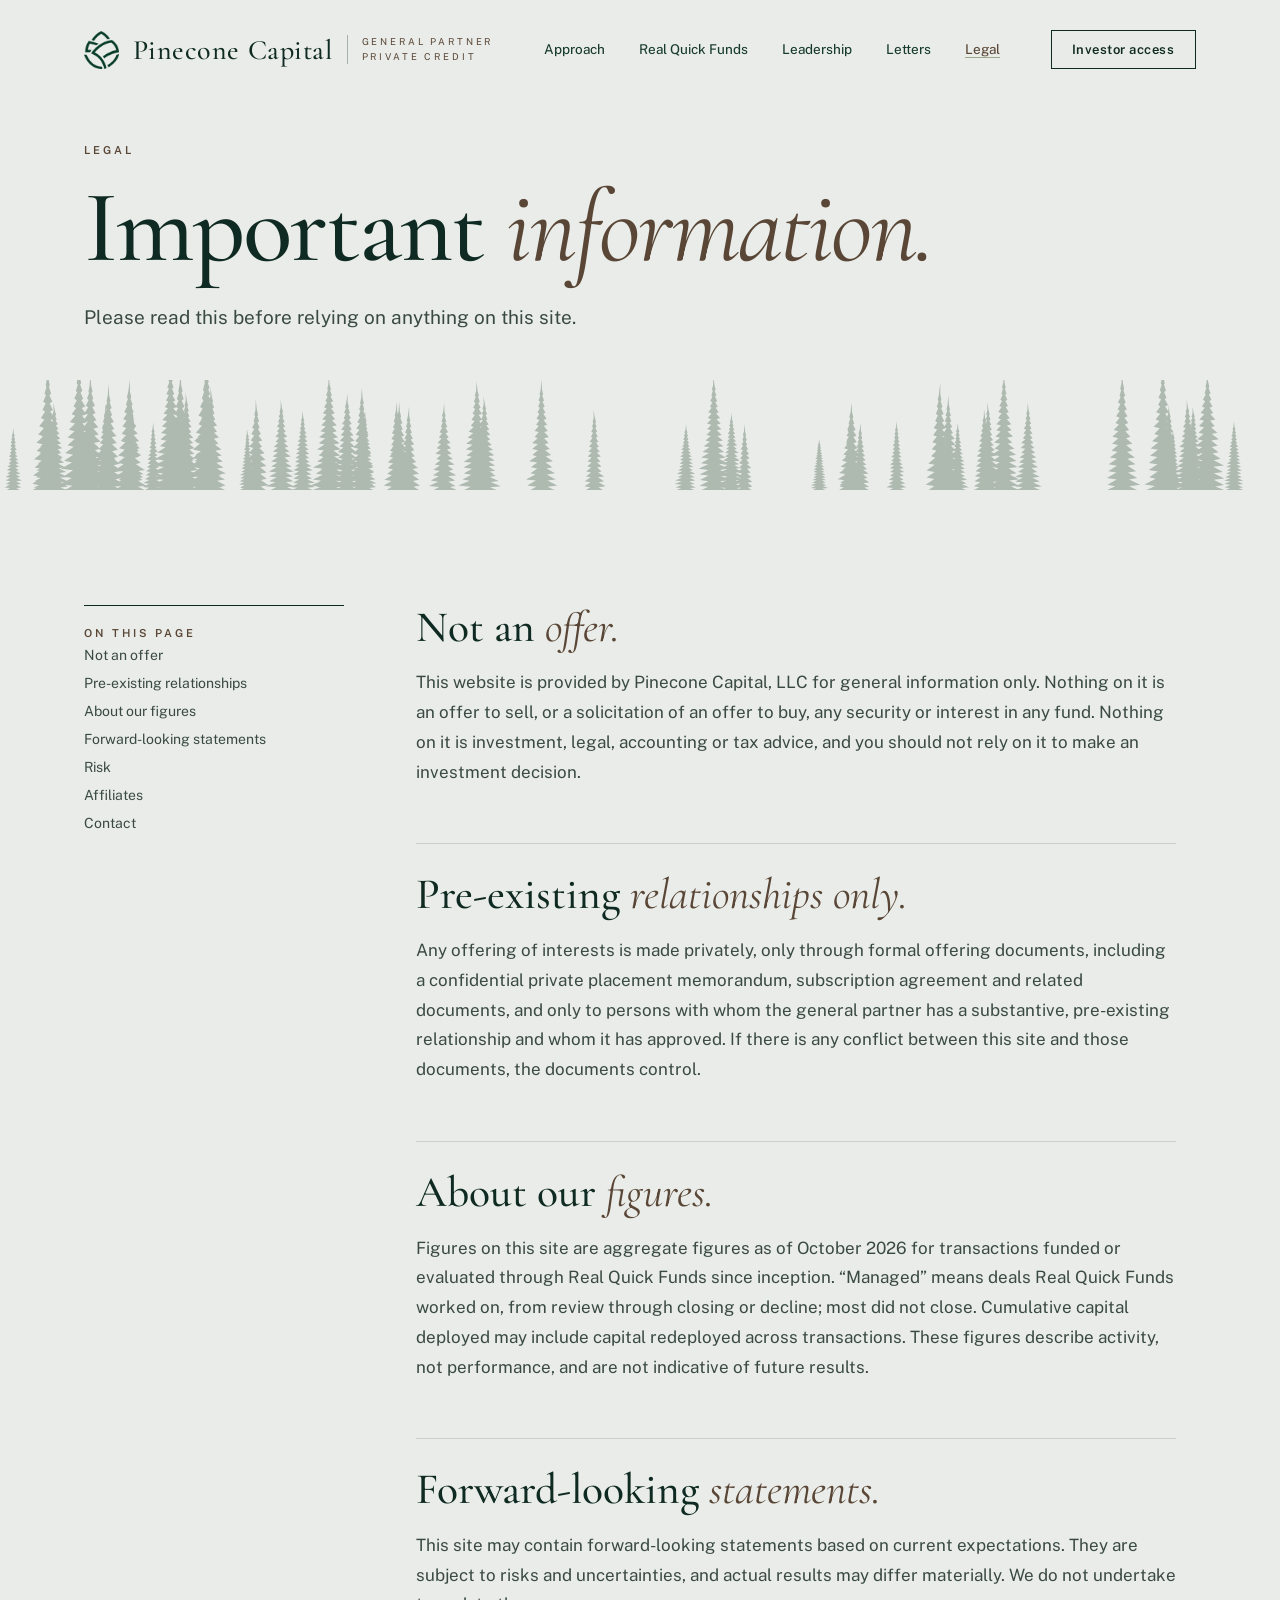
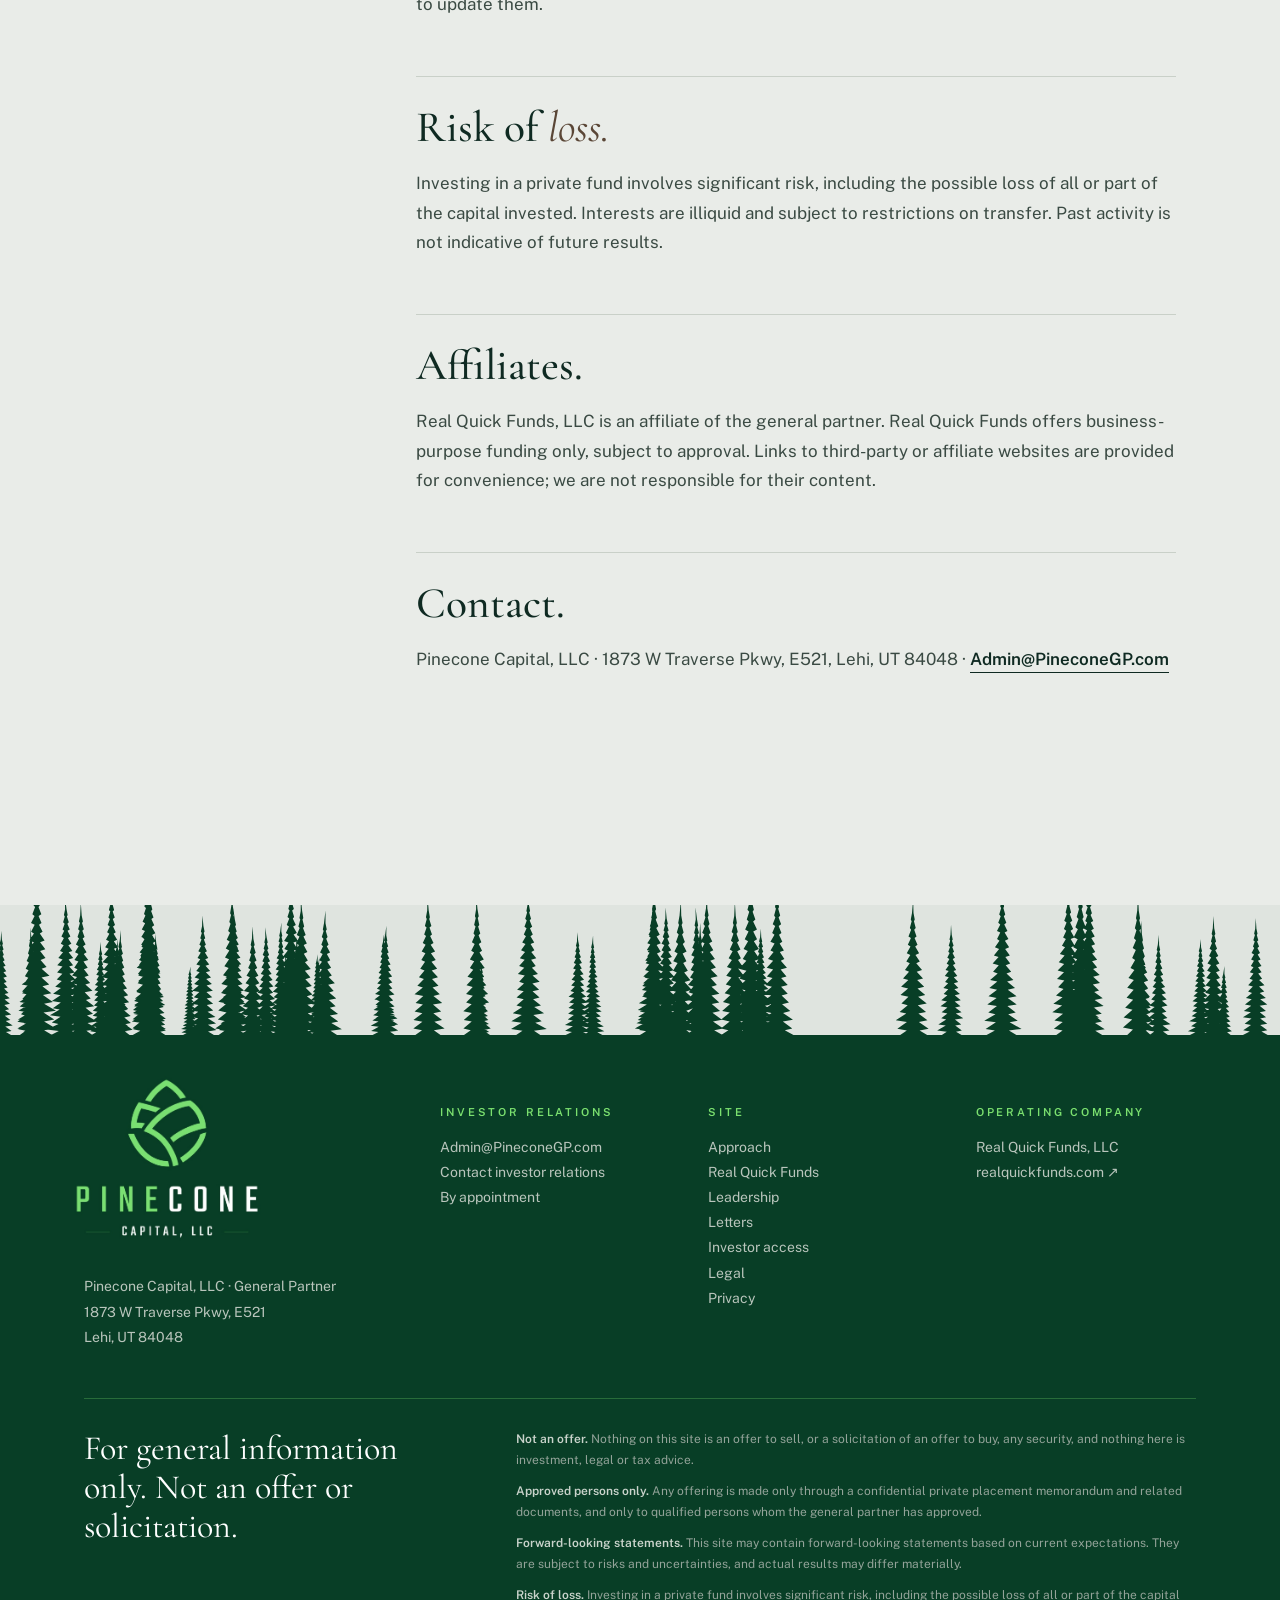
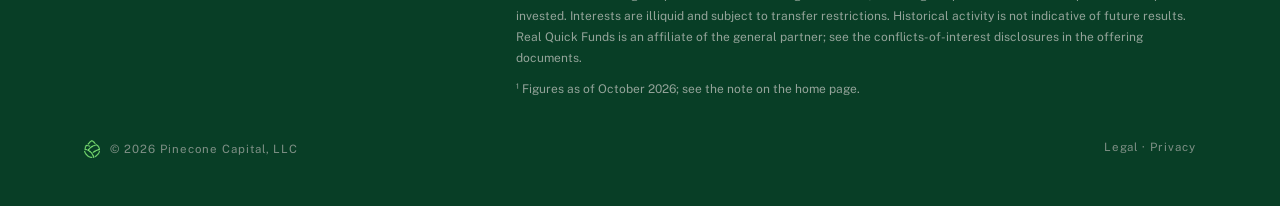
<file: legal.html>
<!doctype html><html lang="en"><head><meta charset="utf-8">
<meta name="viewport" content="width=device-width,initial-scale=1">
<title>Legal · Pinecone Capital, LLC</title>
<meta name="description" content="Legal information and disclaimers for Pinecone Capital, LLC.">
<link rel="canonical" href="https://pineconegp.com/legal">
<meta property="og:type" content="website">
<meta property="og:site_name" content="Pinecone Capital, LLC">
<meta property="og:title" content="Legal · Pinecone Capital, LLC">
<meta property="og:description" content="Legal information and disclaimers for Pinecone Capital, LLC.">
<meta property="og:url" content="https://pineconegp.com/legal">
<meta property="og:image" content="https://pineconegp.com/img/og-share.png">
<meta name="twitter:card" content="summary_large_image">
<link rel="icon" type="image/png" href="/logo/derived-mark-pine-transparent.png">
<link rel="icon" href="/favicon.ico" sizes="any">
<link rel="apple-touch-icon" href="/apple-touch-icon.png">
<meta name="theme-color" content="#0F2A22">
<link rel="stylesheet" href="/fonts/fonts.css">
<link rel="stylesheet" href="/site.css?v=a98a6ada">
</head><body>
<header class="phero">
 <nav aria-label="Main">
  <a class="brand" href="/" aria-label="Pinecone Capital home"><img src="/logo/derived-mark-pine-transparent.png" alt="Pinecone Capital mark"><span class="n">Pinecone Capital</span><span class="t">General Partner<br>Private credit</span></a>
  <div class="links"><a href="/approach">Approach</a><a href="/#real-quick-funds">Real Quick Funds</a><a href="/leadership">Leadership</a><a href="/letters">Letters</a><a href="/legal" aria-current="page">Legal</a></div>
  <a class="acc" href="https://portal.pineconegp.com" target="_blank" rel="noopener noreferrer">Investor access</a>
  <details class="menu"><summary>Menu</summary><div class="panel"><a href="/approach">Approach</a><a href="/#real-quick-funds">Real Quick Funds</a><a href="/leadership">Leadership</a><a href="/letters">Letters</a><a href="/legal">Legal</a><a href="https://portal.pineconegp.com" target="_blank" rel="noopener noreferrer">Investor access</a></div></details>
 </nav>
 <div class="phead"><span class="cap">Legal</span><h1>Important <em>information.</em></h1><p>Please read this before relying on anything on this site.</p></div>
 <img class="treeline" src="/img/trees-fog.svg" alt="">
</header>
<main class="sec" style="padding-left:0;padding-right:0;background:var(--fog)"><div class="prose">
 <aside><span class="cap">On this page</span><a href="#not-an-offer">Not an offer</a><a href="#relationships">Pre-existing relationships</a><a href="#figures">About our figures</a><a href="#forward-looking">Forward-looking statements</a><a href="#risk">Risk</a><a href="#affiliates">Affiliates</a><a href="#contact">Contact</a></aside>
 <div class="body">
  <h2 id="not-an-offer">Not an <em>offer.</em></h2>
  <p>This website is provided by Pinecone Capital, LLC for general information only. Nothing on it is an offer to sell, or a solicitation of an offer to buy, any security or interest in any fund. Nothing on it is investment, legal, accounting or tax advice, and you should not rely on it to make an investment decision.</p>
  <h2 id="relationships">Pre-existing <em>relationships only.</em></h2>
  <p>Any offering of interests is made privately, only through formal offering documents, including a confidential private placement memorandum, subscription agreement and related documents, and only to persons with whom the general partner has a substantive, pre-existing relationship and whom it has approved. If there is any conflict between this site and those documents, the documents control.</p>
  <h2 id="figures">About our <em>figures.</em></h2>
  <p>Figures on this site are aggregate figures as of October 2026 for transactions funded or evaluated through Real Quick Funds since inception. “Managed” means deals Real Quick Funds worked on, from review through closing or decline; most did not close. Cumulative capital deployed may include capital redeployed across transactions. These figures describe activity, not performance, and are not indicative of future results.</p>
  <h2 id="forward-looking">Forward-looking <em>statements.</em></h2>
  <p>This site may contain forward-looking statements based on current expectations. They are subject to risks and uncertainties, and actual results may differ materially. We do not undertake to update them.</p>
  <h2 id="risk">Risk of <em>loss.</em></h2>
  <p>Investing in a private fund involves significant risk, including the possible loss of all or part of the capital invested. Interests are illiquid and subject to restrictions on transfer. Past activity is not indicative of future results.</p>
  <h2 id="affiliates">Affiliates.</h2>
  <p>Real Quick Funds, LLC is an affiliate of the general partner. Real Quick Funds offers business-purpose funding only, subject to approval. Links to third-party or affiliate websites are provided for convenience; we are not responsible for their content.</p>
  <h2 id="contact">Contact.</h2>
  <p>Pinecone Capital, LLC · 1873 W Traverse Pkwy, E521, Lehi, UT 84048 · <a class="ul" href="mailto:Admin@PineconeGP.com">Admin@PineconeGP.com</a></p>
 </div>
</div></main>
<div class="ftrees"><img class="treeline" src="/img/trees-logo.svg" alt=""></div>
<footer>
 <div class="fg">
  <div><a href="/"><img class="lockup" src="/logo/derived-lockup-cropped.jpg" alt="Pinecone Capital, LLC"></a><div style="margin-top:22px">Pinecone Capital, LLC · General Partner<br>1873 W Traverse Pkwy, E521<br>Lehi, UT 84048</div></div>
  <div class="col"><span class="cap">Investor relations</span><a href="mailto:Admin@PineconeGP.com">Admin@PineconeGP.com</a><a href="https://portal.pineconegp.com" target="_blank" rel="noopener noreferrer">Contact investor relations</a>By appointment</div>
  <div class="col"><span class="cap">Site</span><a href="/approach">Approach</a><a href="/#real-quick-funds">Real Quick Funds</a><a href="/leadership">Leadership</a><a href="/letters">Letters</a><a href="https://portal.pineconegp.com" target="_blank" rel="noopener noreferrer">Investor access</a><a href="/legal">Legal</a><a href="/privacy">Privacy</a></div>
  <div class="col"><span class="cap">Operating company</span>Real Quick Funds, LLC<a href="https://realquickfunds.com" target="_blank" rel="noopener noreferrer">realquickfunds.com ↗</a></div>
 </div>
 <div class="disc">
  <div class="d">For general information only. Not an offer or solicitation.</div>
  <div class="s">
   <p><b>Not an offer.</b> Nothing on this site is an offer to sell, or a solicitation of an offer to buy, any security, and nothing here is investment, legal or tax advice.</p>
   <p><b>Approved persons only.</b> Any offering is made only through a confidential private placement memorandum and related documents, and only to qualified persons whom the general partner has approved.</p>
   <p><b>Forward-looking statements.</b> This site may contain forward-looking statements based on current expectations. They are subject to risks and uncertainties, and actual results may differ materially.</p>
   <p><b>Risk of loss.</b> Investing in a private fund involves significant risk, including the possible loss of all or part of the capital invested. Interests are illiquid and subject to transfer restrictions. Historical activity is not indicative of future results. Real Quick Funds is an affiliate of the general partner; see the conflicts-of-interest disclosures in the offering documents.</p>
   <p>¹ Figures as of October 2026; see the note on the home page.</p>
  </div>
 </div>
 <div class="copy"><span style="display:flex;align-items:center;gap:10px"><img src="/logo/derived-mark-light-cropped.png" alt="">© 2026 Pinecone Capital, LLC</span><span><a href="/legal">Legal</a> · <a href="/privacy">Privacy</a></span></div>
</footer>
<style>/* entry notice */.gate{position:fixed;inset:0;z-index:1000;display:flex;align-items:center;justify-content:center;padding:20px;background:rgba(15,42,34,.72);backdrop-filter:blur(6px)}.gate[hidden]{display:none}.gate .card{max-width:620px;width:100%;max-height:calc(100vh - 40px);overflow:auto;background:var(--fog);border-top:4px solid var(--logo);padding:clamp(26px,5vw,48px);box-shadow:0 30px 80px rgba(0,0,0,.35)}.gate img{height:42px;width:auto}.gate .cap{display:block;margin-top:22px}.gate h2{font-family:var(--disp);font-weight:500;font-size:clamp(28px,3.4vw,36px);line-height:1.08;margin-top:10px;text-wrap:balance}.gate h2 em{color:var(--bark)}.gate p{margin-top:14px;font-size:15.5px;line-height:1.7;color:var(--ink2)}.gate .row{margin-top:28px;display:flex;flex-wrap:wrap;gap:22px;align-items:center}.gate .leave{font-size:14px;font-weight:600;color:var(--ink2);border-bottom:1px solid currentColor;padding-bottom:3px}</style>
<div class="gate" id="gate" hidden role="dialog" aria-modal="true" aria-labelledby="gate-h">
 <div class="card">
  <img src="/logo/derived-mark-pine-transparent.png" alt="Pinecone Capital">
  <span class="cap">Before you continue</span>
  <h2 id="gate-h"><span style="white-space:nowrap">Information only,</span> <em style="white-space:nowrap">not an offer.</em></h2>
  <p>This website gives general information about Pinecone Capital, LLC and its affiliate, Real Quick Funds, LLC, and provides limited access to Rez Gap Plus LP. Nothing on it is an offer to sell, or a solicitation of an offer to buy, any security. Nothing here is investment, legal or tax advice.</p>
  <p>Any private offering is made only through formal offering documents, and only to people with whom we have a pre-existing relationship and whom we have approved.</p>
  <p>By selecting “I understand,” you confirm you have read this notice and our <a class="ul" href="/legal">Legal</a> page.</p>
  <div class="row"><button class="btn" id="gate-ok" type="button">I understand</button><a class="leave" href="https://www.google.com" rel="noopener">Leave site</a></div>
 </div>
</div>
<script>(function(){var k='pcgp_notice_v2',d=30*864e5,g=document.getElementById('gate');if(!g)return;
function rd(){var v=null;try{v=localStorage.getItem(k)}catch(e){}if(!v){try{v=sessionStorage.getItem(k)}catch(e){}}if(!v){var m=document.cookie.match(new RegExp('(?:^|; )'+k+'=([^;]*)'));if(m)v=m[1]}return v&&(Date.now()-Number(v)<d)}
function wr(){var v=String(Date.now());try{localStorage.setItem(k,v)}catch(e){}try{sessionStorage.setItem(k,v)}catch(e){}try{document.cookie=k+'='+v+';path=/;max-age='+(d/1000)+';SameSite=Lax;Secure'}catch(e){}}
var p=location.pathname.replace(/\.html$/,'').replace(/\/$/,'');if(p==='/legal'||rd())return;
g.hidden=false;document.documentElement.style.overflow='hidden';var b=document.getElementById('gate-ok');try{b.focus({preventScroll:true})}catch(e){}
b.onclick=function(){wr();g.hidden=true;document.documentElement.style.overflow=''};})();</script>
</body></html>
</file>
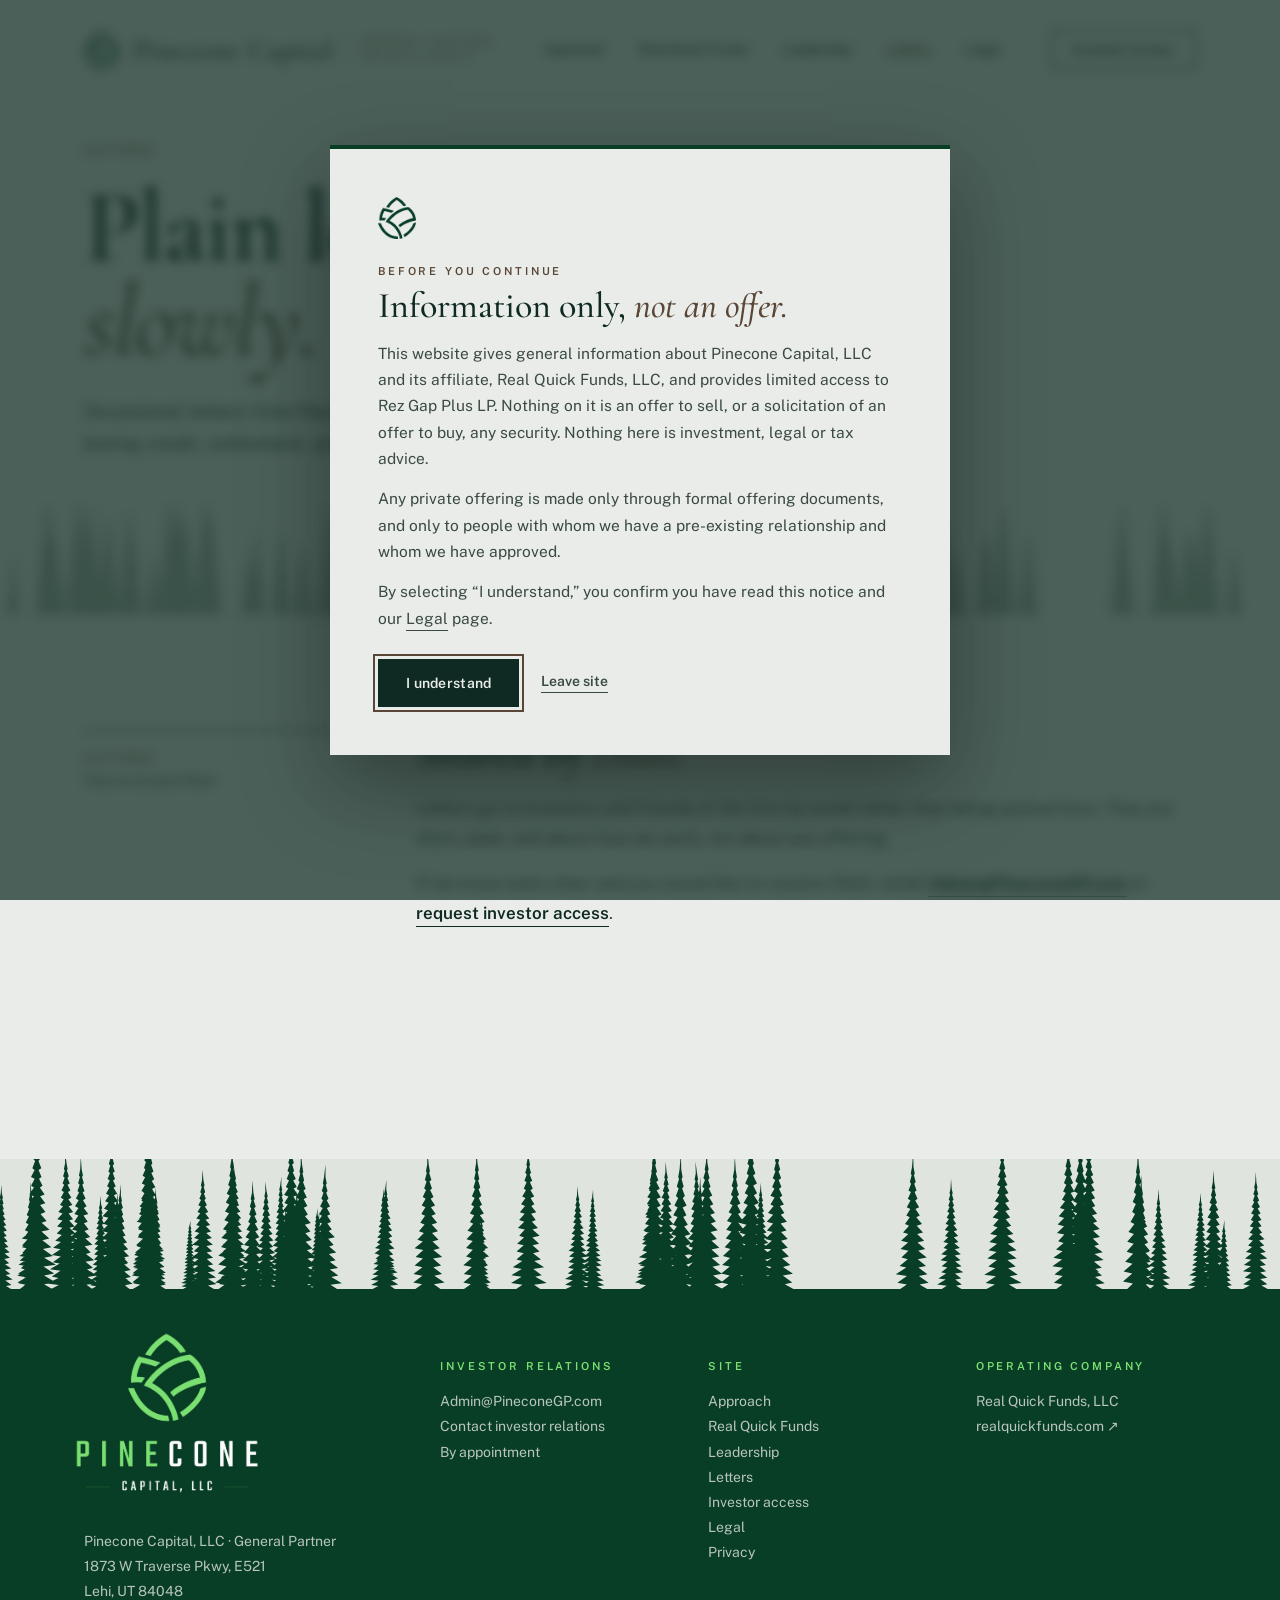
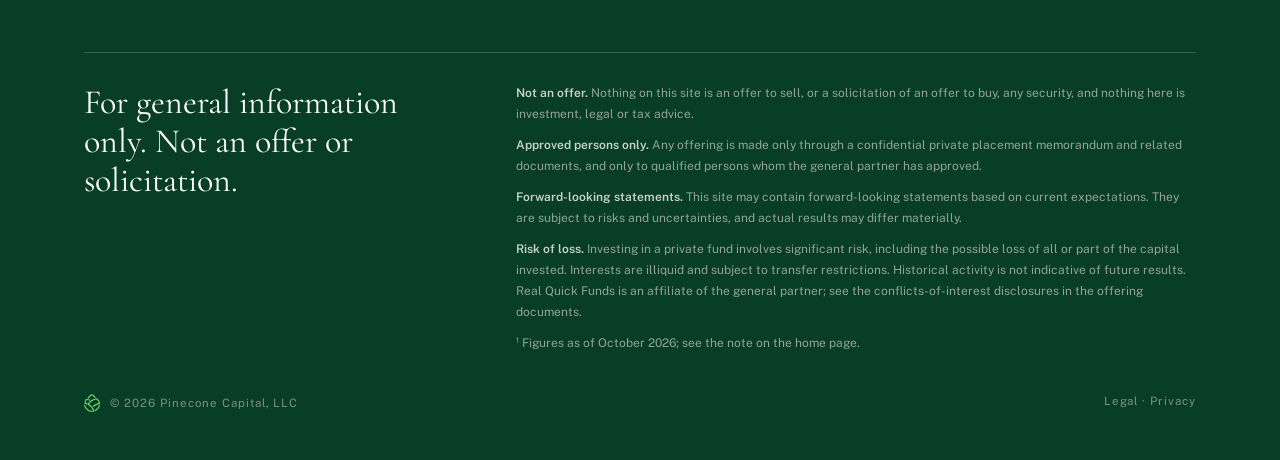
<file: letters.html>
<!doctype html><html lang="en"><head><meta charset="utf-8">
<meta name="viewport" content="width=device-width,initial-scale=1">
<title>Letters · Pinecone Capital, LLC</title>
<meta name="description" content="Letters from Paul Brown, Founder & Managing Member of Pinecone Capital.">
<link rel="canonical" href="https://pineconegp.com/letters">
<meta property="og:type" content="website">
<meta property="og:site_name" content="Pinecone Capital, LLC">
<meta property="og:title" content="Letters · Pinecone Capital, LLC">
<meta property="og:description" content="Letters from Paul Brown, Founder & Managing Member of Pinecone Capital.">
<meta property="og:url" content="https://pineconegp.com/letters">
<meta property="og:image" content="https://pineconegp.com/img/og-share.png">
<meta name="twitter:card" content="summary_large_image">
<link rel="icon" type="image/png" href="/logo/derived-mark-pine-transparent.png">
<link rel="icon" href="/favicon.ico" sizes="any">
<link rel="apple-touch-icon" href="/apple-touch-icon.png">
<meta name="theme-color" content="#0F2A22">
<link rel="stylesheet" href="/fonts/fonts.css">
<link rel="stylesheet" href="/site.css?v=a98a6ada">
</head><body>
<header class="phero">
 <nav aria-label="Main">
  <a class="brand" href="/" aria-label="Pinecone Capital home"><img src="/logo/derived-mark-pine-transparent.png" alt="Pinecone Capital mark"><span class="n">Pinecone Capital</span><span class="t">General Partner<br>Private credit</span></a>
  <div class="links"><a href="/approach">Approach</a><a href="/#real-quick-funds">Real Quick Funds</a><a href="/leadership">Leadership</a><a href="/letters" aria-current="page">Letters</a><a href="/legal">Legal</a></div>
  <a class="acc" href="https://portal.pineconegp.com" target="_blank" rel="noopener noreferrer">Investor access</a>
  <details class="menu"><summary>Menu</summary><div class="panel"><a href="/approach">Approach</a><a href="/#real-quick-funds">Real Quick Funds</a><a href="/leadership">Leadership</a><a href="/letters">Letters</a><a href="/legal">Legal</a><a href="https://portal.pineconegp.com" target="_blank" rel="noopener noreferrer">Investor access</a></div></details>
 </nav>
 <div class="phead"><span class="cap">Letters</span><h1>Plain letters, <em>written slowly.</em></h1><p>Occasional letters from Paul Brown, Founder &amp; Managing Member, on boring credit, settlement, and saying no.</p></div>
 <img class="treeline" src="/img/trees-fog.svg" alt="">
</header>
<main class="sec" style="padding-left:0;padding-right:0;background:var(--fog)"><div class="prose">
 <aside><span class="cap">Letters</span><a href="#receive">How to receive them</a></aside>
 <div class="body">
  <h2 id="receive">Shared by <em>email.</em></h2>
  <p>Letters go to investors and friends of the firm by email rather than being posted here. They are short, plain, and about how we work, not about any offering.</p>
  <p>If we know each other and you would like to receive them, email <a class="ul" href="mailto:Admin@PineconeGP.com?subject=Please%20add%20me%20to%20the%20letters">Admin@PineconeGP.com</a> or <a class="ul" href="https://portal.pineconegp.com" target="_blank" rel="noopener noreferrer">request investor access</a>.</p>
 </div>
</div></main>
<div class="ftrees"><img class="treeline" src="/img/trees-logo.svg" alt=""></div>
<footer>
 <div class="fg">
  <div><a href="/"><img class="lockup" src="/logo/derived-lockup-cropped.jpg" alt="Pinecone Capital, LLC"></a><div style="margin-top:22px">Pinecone Capital, LLC · General Partner<br>1873 W Traverse Pkwy, E521<br>Lehi, UT 84048</div></div>
  <div class="col"><span class="cap">Investor relations</span><a href="mailto:Admin@PineconeGP.com">Admin@PineconeGP.com</a><a href="https://portal.pineconegp.com" target="_blank" rel="noopener noreferrer">Contact investor relations</a>By appointment</div>
  <div class="col"><span class="cap">Site</span><a href="/approach">Approach</a><a href="/#real-quick-funds">Real Quick Funds</a><a href="/leadership">Leadership</a><a href="/letters">Letters</a><a href="https://portal.pineconegp.com" target="_blank" rel="noopener noreferrer">Investor access</a><a href="/legal">Legal</a><a href="/privacy">Privacy</a></div>
  <div class="col"><span class="cap">Operating company</span>Real Quick Funds, LLC<a href="https://realquickfunds.com" target="_blank" rel="noopener noreferrer">realquickfunds.com ↗</a></div>
 </div>
 <div class="disc">
  <div class="d">For general information only. Not an offer or solicitation.</div>
  <div class="s">
   <p><b>Not an offer.</b> Nothing on this site is an offer to sell, or a solicitation of an offer to buy, any security, and nothing here is investment, legal or tax advice.</p>
   <p><b>Approved persons only.</b> Any offering is made only through a confidential private placement memorandum and related documents, and only to qualified persons whom the general partner has approved.</p>
   <p><b>Forward-looking statements.</b> This site may contain forward-looking statements based on current expectations. They are subject to risks and uncertainties, and actual results may differ materially.</p>
   <p><b>Risk of loss.</b> Investing in a private fund involves significant risk, including the possible loss of all or part of the capital invested. Interests are illiquid and subject to transfer restrictions. Historical activity is not indicative of future results. Real Quick Funds is an affiliate of the general partner; see the conflicts-of-interest disclosures in the offering documents.</p>
   <p>¹ Figures as of October 2026; see the note on the home page.</p>
  </div>
 </div>
 <div class="copy"><span style="display:flex;align-items:center;gap:10px"><img src="/logo/derived-mark-light-cropped.png" alt="">© 2026 Pinecone Capital, LLC</span><span><a href="/legal">Legal</a> · <a href="/privacy">Privacy</a></span></div>
</footer>
<style>/* entry notice */.gate{position:fixed;inset:0;z-index:1000;display:flex;align-items:center;justify-content:center;padding:20px;background:rgba(15,42,34,.72);backdrop-filter:blur(6px)}.gate[hidden]{display:none}.gate .card{max-width:620px;width:100%;max-height:calc(100vh - 40px);overflow:auto;background:var(--fog);border-top:4px solid var(--logo);padding:clamp(26px,5vw,48px);box-shadow:0 30px 80px rgba(0,0,0,.35)}.gate img{height:42px;width:auto}.gate .cap{display:block;margin-top:22px}.gate h2{font-family:var(--disp);font-weight:500;font-size:clamp(28px,3.4vw,36px);line-height:1.08;margin-top:10px;text-wrap:balance}.gate h2 em{color:var(--bark)}.gate p{margin-top:14px;font-size:15.5px;line-height:1.7;color:var(--ink2)}.gate .row{margin-top:28px;display:flex;flex-wrap:wrap;gap:22px;align-items:center}.gate .leave{font-size:14px;font-weight:600;color:var(--ink2);border-bottom:1px solid currentColor;padding-bottom:3px}</style>
<div class="gate" id="gate" hidden role="dialog" aria-modal="true" aria-labelledby="gate-h">
 <div class="card">
  <img src="/logo/derived-mark-pine-transparent.png" alt="Pinecone Capital">
  <span class="cap">Before you continue</span>
  <h2 id="gate-h"><span style="white-space:nowrap">Information only,</span> <em style="white-space:nowrap">not an offer.</em></h2>
  <p>This website gives general information about Pinecone Capital, LLC and its affiliate, Real Quick Funds, LLC, and provides limited access to Rez Gap Plus LP. Nothing on it is an offer to sell, or a solicitation of an offer to buy, any security. Nothing here is investment, legal or tax advice.</p>
  <p>Any private offering is made only through formal offering documents, and only to people with whom we have a pre-existing relationship and whom we have approved.</p>
  <p>By selecting “I understand,” you confirm you have read this notice and our <a class="ul" href="/legal">Legal</a> page.</p>
  <div class="row"><button class="btn" id="gate-ok" type="button">I understand</button><a class="leave" href="https://www.google.com" rel="noopener">Leave site</a></div>
 </div>
</div>
<script>(function(){var k='pcgp_notice_v2',d=30*864e5,g=document.getElementById('gate');if(!g)return;
function rd(){var v=null;try{v=localStorage.getItem(k)}catch(e){}if(!v){try{v=sessionStorage.getItem(k)}catch(e){}}if(!v){var m=document.cookie.match(new RegExp('(?:^|; )'+k+'=([^;]*)'));if(m)v=m[1]}return v&&(Date.now()-Number(v)<d)}
function wr(){var v=String(Date.now());try{localStorage.setItem(k,v)}catch(e){}try{sessionStorage.setItem(k,v)}catch(e){}try{document.cookie=k+'='+v+';path=/;max-age='+(d/1000)+';SameSite=Lax;Secure'}catch(e){}}
var p=location.pathname.replace(/\.html$/,'').replace(/\/$/,'');if(p==='/legal'||rd())return;
g.hidden=false;document.documentElement.style.overflow='hidden';var b=document.getElementById('gate-ok');try{b.focus({preventScroll:true})}catch(e){}
b.onclick=function(){wr();g.hidden=true;document.documentElement.style.overflow=''};})();</script>
</body></html>
</file>
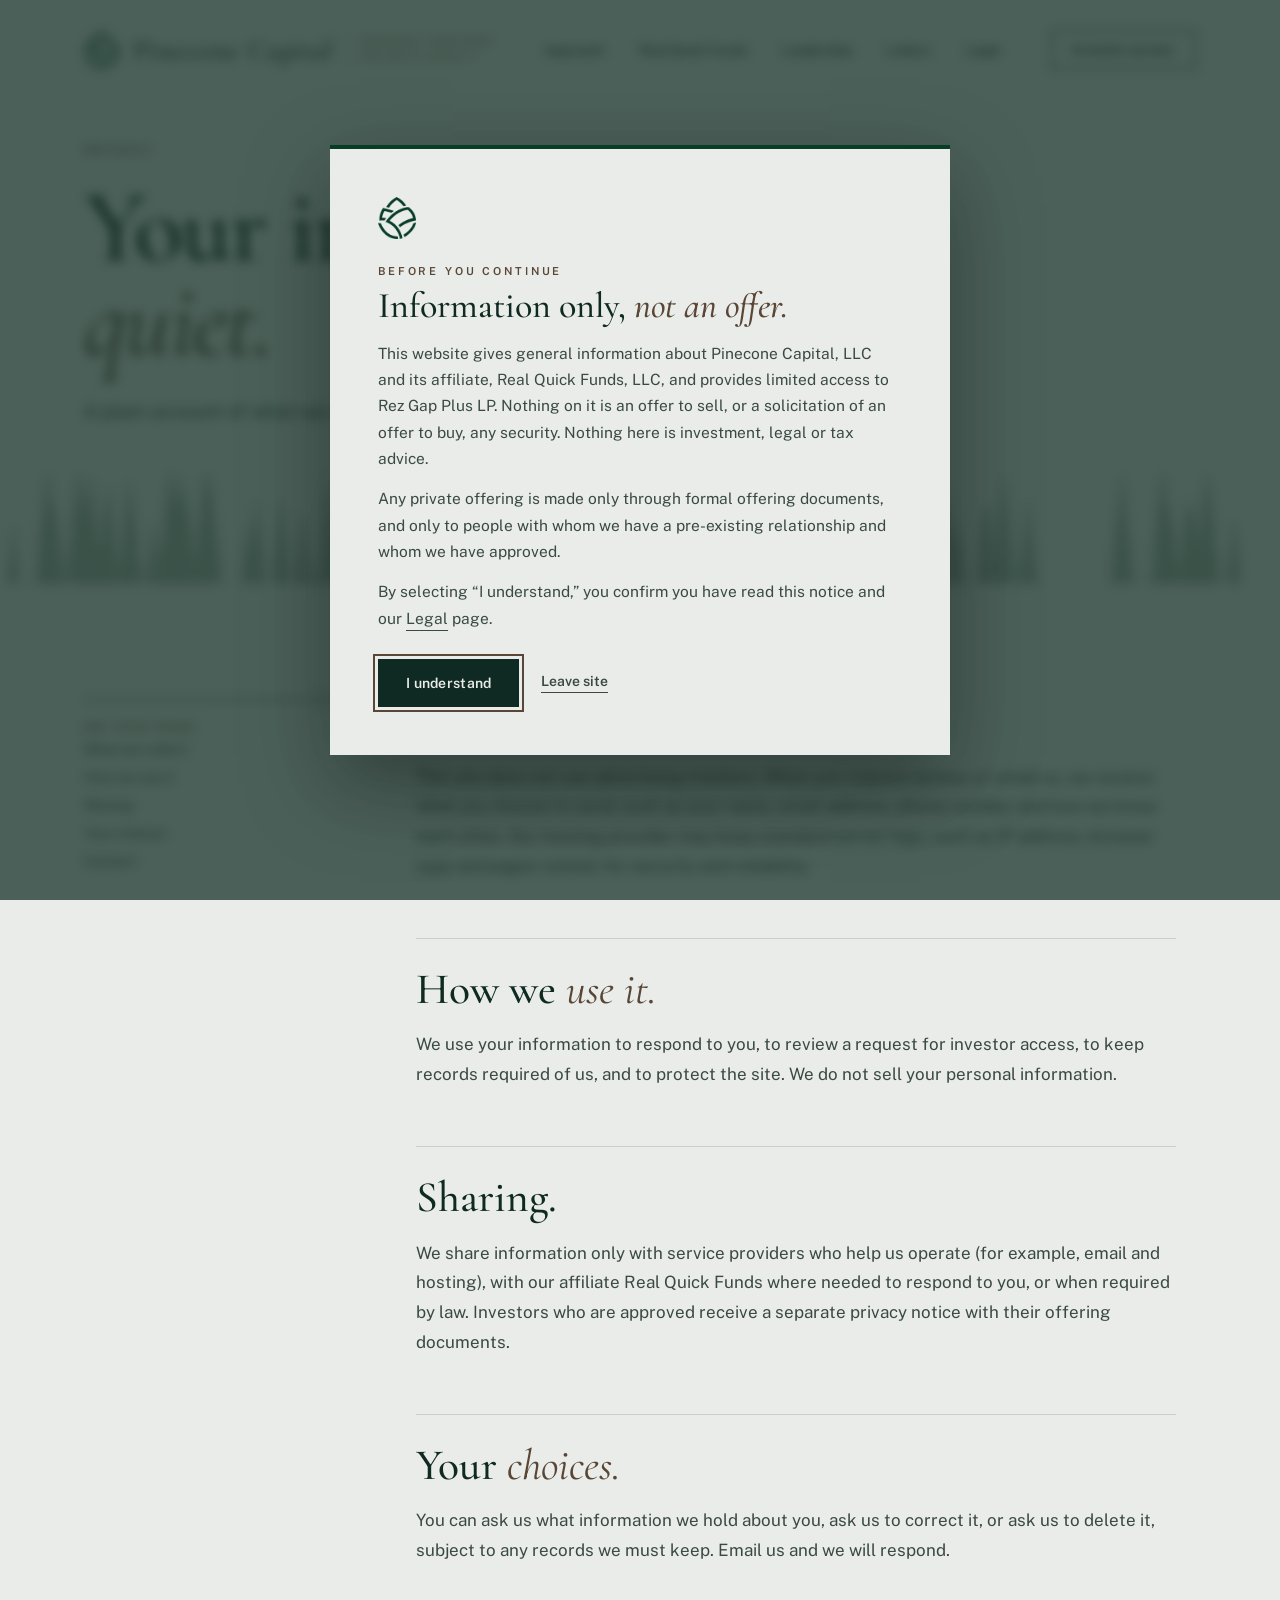
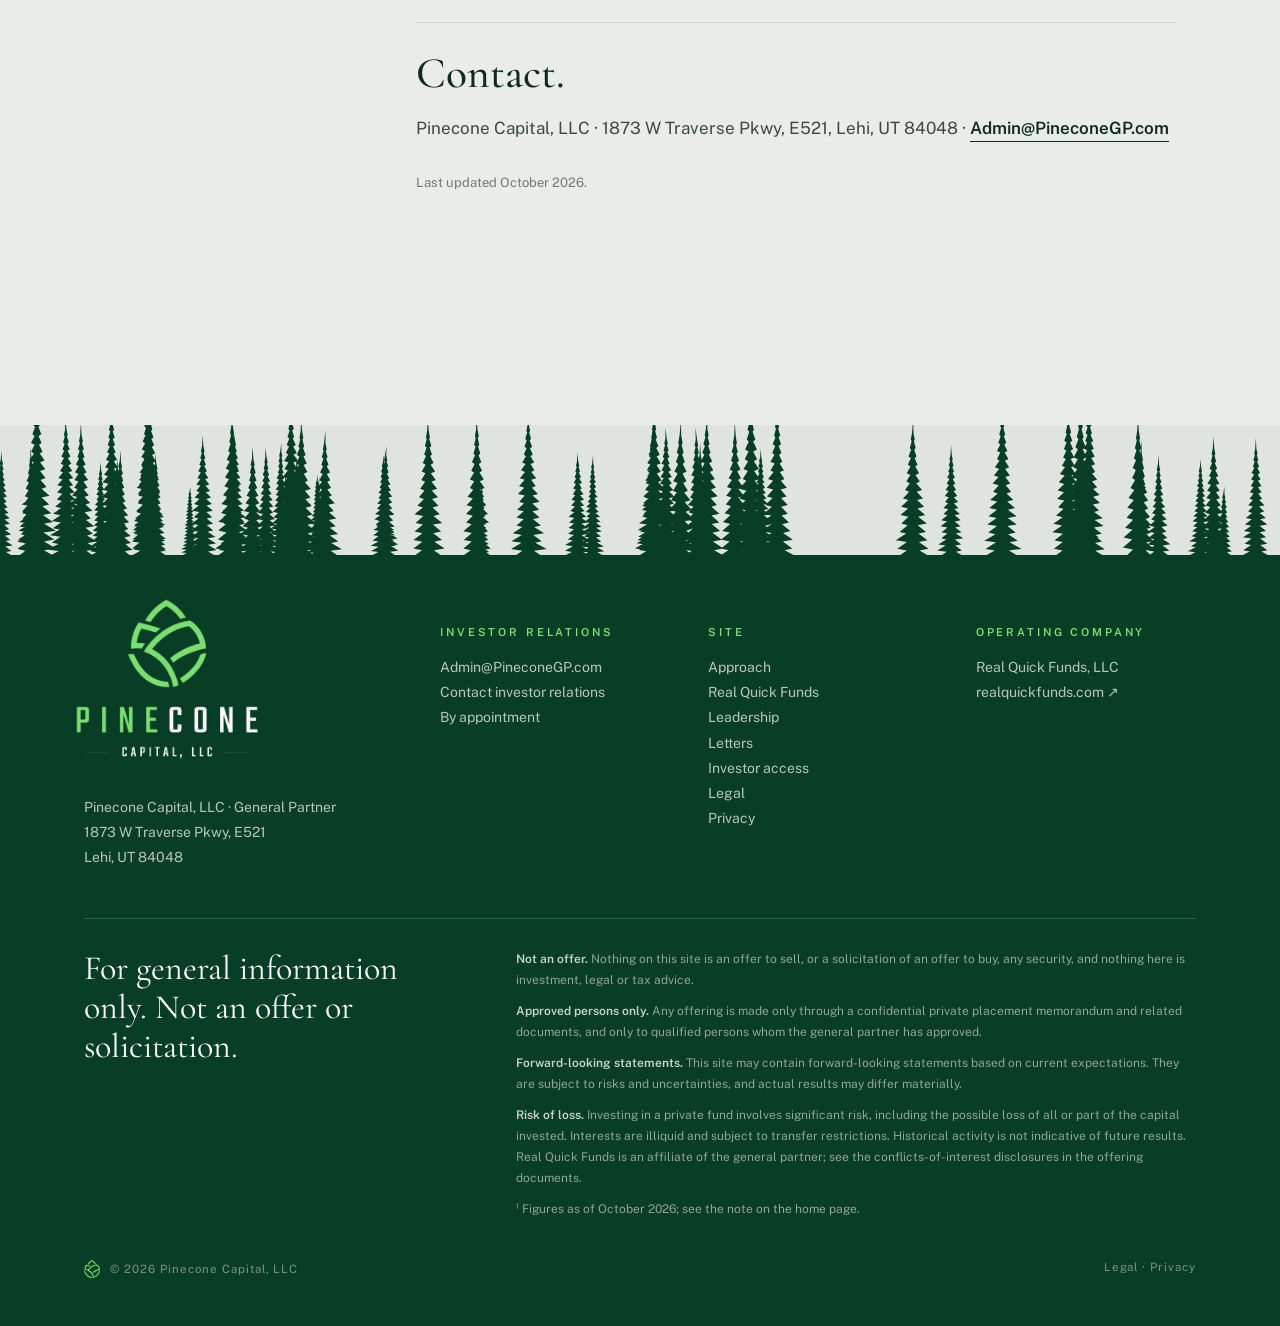
<file: privacy.html>
<!doctype html><html lang="en"><head><meta charset="utf-8">
<meta name="viewport" content="width=device-width,initial-scale=1">
<title>Privacy · Pinecone Capital, LLC</title>
<meta name="description" content="Privacy notice for Pinecone Capital, LLC.">
<link rel="canonical" href="https://pineconegp.com/privacy">
<meta property="og:type" content="website">
<meta property="og:site_name" content="Pinecone Capital, LLC">
<meta property="og:title" content="Privacy · Pinecone Capital, LLC">
<meta property="og:description" content="Privacy notice for Pinecone Capital, LLC.">
<meta property="og:url" content="https://pineconegp.com/privacy">
<meta property="og:image" content="https://pineconegp.com/img/og-share.png">
<meta name="twitter:card" content="summary_large_image">
<link rel="icon" type="image/png" href="/logo/derived-mark-pine-transparent.png">
<link rel="icon" href="/favicon.ico" sizes="any">
<link rel="apple-touch-icon" href="/apple-touch-icon.png">
<meta name="theme-color" content="#0F2A22">
<link rel="stylesheet" href="/fonts/fonts.css">
<link rel="stylesheet" href="/site.css?v=a98a6ada">
</head><body>
<header class="phero">
 <nav aria-label="Main">
  <a class="brand" href="/" aria-label="Pinecone Capital home"><img src="/logo/derived-mark-pine-transparent.png" alt="Pinecone Capital mark"><span class="n">Pinecone Capital</span><span class="t">General Partner<br>Private credit</span></a>
  <div class="links"><a href="/approach">Approach</a><a href="/#real-quick-funds">Real Quick Funds</a><a href="/leadership">Leadership</a><a href="/letters">Letters</a><a href="/legal">Legal</a></div>
  <a class="acc" href="https://portal.pineconegp.com" target="_blank" rel="noopener noreferrer">Investor access</a>
  <details class="menu"><summary>Menu</summary><div class="panel"><a href="/approach">Approach</a><a href="/#real-quick-funds">Real Quick Funds</a><a href="/leadership">Leadership</a><a href="/letters">Letters</a><a href="/legal">Legal</a><a href="https://portal.pineconegp.com" target="_blank" rel="noopener noreferrer">Investor access</a></div></details>
 </nav>
 <div class="phead"><span class="cap">Privacy</span><h1>Your information, <em>kept quiet.</em></h1><p>A plain account of what we collect and what we do with it.</p></div>
 <img class="treeline" src="/img/trees-fog.svg" alt="">
</header>
<main class="sec" style="padding-left:0;padding-right:0;background:var(--fog)"><div class="prose">
 <aside><span class="cap">On this page</span><a href="#collect">What we collect</a><a href="#use">How we use it</a><a href="#share">Sharing</a><a href="#choices">Your choices</a><a href="#contact">Contact</a></aside>
 <div class="body">
  <h2 id="collect">What we <em>collect.</em></h2>
  <p>This site does not use advertising trackers. When you request access or email us, we receive what you choose to send, such as your name, email address, phone number and how we know each other. Our hosting provider may keep standard server logs, such as IP address, browser type and pages visited, for security and reliability.</p>
  <h2 id="use">How we <em>use it.</em></h2>
  <p>We use your information to respond to you, to review a request for investor access, to keep records required of us, and to protect the site. We do not sell your personal information.</p>
  <h2 id="share">Sharing.</h2>
  <p>We share information only with service providers who help us operate (for example, email and hosting), with our affiliate Real Quick Funds where needed to respond to you, or when required by law. Investors who are approved receive a separate privacy notice with their offering documents.</p>
  <h2 id="choices">Your <em>choices.</em></h2>
  <p>You can ask us what information we hold about you, ask us to correct it, or ask us to delete it, subject to any records we must keep. Email us and we will respond.</p>
  <h2 id="contact">Contact.</h2>
  <p>Pinecone Capital, LLC · 1873 W Traverse Pkwy, E521, Lehi, UT 84048 · <a class="ul" href="mailto:Admin@PineconeGP.com?subject=Privacy">Admin@PineconeGP.com</a></p>
  <p class="small" style="margin-top:28px">Last updated October 2026.</p>
 </div>
</div></main>
<div class="ftrees"><img class="treeline" src="/img/trees-logo.svg" alt=""></div>
<footer>
 <div class="fg">
  <div><a href="/"><img class="lockup" src="/logo/derived-lockup-cropped.jpg" alt="Pinecone Capital, LLC"></a><div style="margin-top:22px">Pinecone Capital, LLC · General Partner<br>1873 W Traverse Pkwy, E521<br>Lehi, UT 84048</div></div>
  <div class="col"><span class="cap">Investor relations</span><a href="mailto:Admin@PineconeGP.com">Admin@PineconeGP.com</a><a href="https://portal.pineconegp.com" target="_blank" rel="noopener noreferrer">Contact investor relations</a>By appointment</div>
  <div class="col"><span class="cap">Site</span><a href="/approach">Approach</a><a href="/#real-quick-funds">Real Quick Funds</a><a href="/leadership">Leadership</a><a href="/letters">Letters</a><a href="https://portal.pineconegp.com" target="_blank" rel="noopener noreferrer">Investor access</a><a href="/legal">Legal</a><a href="/privacy">Privacy</a></div>
  <div class="col"><span class="cap">Operating company</span>Real Quick Funds, LLC<a href="https://realquickfunds.com" target="_blank" rel="noopener noreferrer">realquickfunds.com ↗</a></div>
 </div>
 <div class="disc">
  <div class="d">For general information only. Not an offer or solicitation.</div>
  <div class="s">
   <p><b>Not an offer.</b> Nothing on this site is an offer to sell, or a solicitation of an offer to buy, any security, and nothing here is investment, legal or tax advice.</p>
   <p><b>Approved persons only.</b> Any offering is made only through a confidential private placement memorandum and related documents, and only to qualified persons whom the general partner has approved.</p>
   <p><b>Forward-looking statements.</b> This site may contain forward-looking statements based on current expectations. They are subject to risks and uncertainties, and actual results may differ materially.</p>
   <p><b>Risk of loss.</b> Investing in a private fund involves significant risk, including the possible loss of all or part of the capital invested. Interests are illiquid and subject to transfer restrictions. Historical activity is not indicative of future results. Real Quick Funds is an affiliate of the general partner; see the conflicts-of-interest disclosures in the offering documents.</p>
   <p>¹ Figures as of October 2026; see the note on the home page.</p>
  </div>
 </div>
 <div class="copy"><span style="display:flex;align-items:center;gap:10px"><img src="/logo/derived-mark-light-cropped.png" alt="">© 2026 Pinecone Capital, LLC</span><span><a href="/legal">Legal</a> · <a href="/privacy">Privacy</a></span></div>
</footer>
<style>/* entry notice */.gate{position:fixed;inset:0;z-index:1000;display:flex;align-items:center;justify-content:center;padding:20px;background:rgba(15,42,34,.72);backdrop-filter:blur(6px)}.gate[hidden]{display:none}.gate .card{max-width:620px;width:100%;max-height:calc(100vh - 40px);overflow:auto;background:var(--fog);border-top:4px solid var(--logo);padding:clamp(26px,5vw,48px);box-shadow:0 30px 80px rgba(0,0,0,.35)}.gate img{height:42px;width:auto}.gate .cap{display:block;margin-top:22px}.gate h2{font-family:var(--disp);font-weight:500;font-size:clamp(28px,3.4vw,36px);line-height:1.08;margin-top:10px;text-wrap:balance}.gate h2 em{color:var(--bark)}.gate p{margin-top:14px;font-size:15.5px;line-height:1.7;color:var(--ink2)}.gate .row{margin-top:28px;display:flex;flex-wrap:wrap;gap:22px;align-items:center}.gate .leave{font-size:14px;font-weight:600;color:var(--ink2);border-bottom:1px solid currentColor;padding-bottom:3px}</style>
<div class="gate" id="gate" hidden role="dialog" aria-modal="true" aria-labelledby="gate-h">
 <div class="card">
  <img src="/logo/derived-mark-pine-transparent.png" alt="Pinecone Capital">
  <span class="cap">Before you continue</span>
  <h2 id="gate-h"><span style="white-space:nowrap">Information only,</span> <em style="white-space:nowrap">not an offer.</em></h2>
  <p>This website gives general information about Pinecone Capital, LLC and its affiliate, Real Quick Funds, LLC, and provides limited access to Rez Gap Plus LP. Nothing on it is an offer to sell, or a solicitation of an offer to buy, any security. Nothing here is investment, legal or tax advice.</p>
  <p>Any private offering is made only through formal offering documents, and only to people with whom we have a pre-existing relationship and whom we have approved.</p>
  <p>By selecting “I understand,” you confirm you have read this notice and our <a class="ul" href="/legal">Legal</a> page.</p>
  <div class="row"><button class="btn" id="gate-ok" type="button">I understand</button><a class="leave" href="https://www.google.com" rel="noopener">Leave site</a></div>
 </div>
</div>
<script>(function(){var k='pcgp_notice_v2',d=30*864e5,g=document.getElementById('gate');if(!g)return;
function rd(){var v=null;try{v=localStorage.getItem(k)}catch(e){}if(!v){try{v=sessionStorage.getItem(k)}catch(e){}}if(!v){var m=document.cookie.match(new RegExp('(?:^|; )'+k+'=([^;]*)'));if(m)v=m[1]}return v&&(Date.now()-Number(v)<d)}
function wr(){var v=String(Date.now());try{localStorage.setItem(k,v)}catch(e){}try{sessionStorage.setItem(k,v)}catch(e){}try{document.cookie=k+'='+v+';path=/;max-age='+(d/1000)+';SameSite=Lax;Secure'}catch(e){}}
var p=location.pathname.replace(/\.html$/,'').replace(/\/$/,'');if(p==='/legal'||rd())return;
g.hidden=false;document.documentElement.style.overflow='hidden';var b=document.getElementById('gate-ok');try{b.focus({preventScroll:true})}catch(e){}
b.onclick=function(){wr();g.hidden=true;document.documentElement.style.overflow=''};})();</script>
</body></html>
</file>
<file: fonts/fonts.css>
@font-face{font-family:"Cormorant Garamond";src:url("CormorantGaramond-VariableFont_wght.ttf");font-display:swap;font-weight:300 700}
@font-face{font-family:"Cormorant Garamond";src:url("CormorantGaramond-Italic-VariableFont_wght.ttf");font-display:swap;font-weight:300 700;font-style:italic}
@font-face{font-family:"Public Sans";src:url("PublicSans-VariableFont_wght.ttf");font-display:swap;font-weight:100 900}
@font-face{font-family:"Public Sans";src:url("PublicSans-Italic-VariableFont_wght.ttf");font-display:swap;font-weight:100 900;font-style:italic}
</file>
<file: site.css>
:root{--fog:#E9ECE8;--fog2:#DFE4DF;--pine:#0F2A22;--pine2:#173A2F;--bark:#5A4636;--lichen:#9BA88A;--white:#FFFFFF;--ink2:#3A4A43;--mute:#6E7A72;--rule:#C9D0C8;--logo:#083E26;--lime:#7BE06F;
--disp:"Cormorant Garamond",Garamond,serif;--sans:"Public Sans",Helvetica,Arial,sans-serif;--pad:clamp(22px,6.6vw,96px)}
*{box-sizing:border-box;margin:0;padding:0}
html{scroll-behavior:smooth}
body{background:var(--fog);color:var(--pine);font-family:var(--sans);-webkit-font-smoothing:antialiased;overflow-x:hidden}
img{max-width:100%}
a{color:inherit;text-decoration:none}
a:focus-visible,button:focus-visible,input:focus-visible,textarea:focus-visible{outline:2px solid var(--bark);outline-offset:3px}
[id]{scroll-margin-top:24px}
.cap{font-size:11px;letter-spacing:.26em;text-transform:uppercase;font-weight:600;color:var(--bark)}
.btn{display:inline-block;background:var(--pine);color:var(--fog);padding:16px 28px;font-weight:600;font-size:14px;letter-spacing:.02em;border:0;cursor:pointer;font-family:var(--sans)}
.btn:hover{background:var(--pine2)}
.ul{border-bottom:1px solid currentColor;padding-bottom:3px}
.ul:hover{color:var(--bark)}
/* NAV */
nav{position:relative;z-index:5;display:flex;align-items:center;justify-content:space-between;gap:24px;padding:30px var(--pad)}
.brand{display:flex;align-items:center;gap:14px;color:var(--pine)}
.brand img{width:auto;height:38px}
.brand .n{font-family:var(--disp);font-size:28px;font-weight:500;letter-spacing:.02em;line-height:1;white-space:nowrap}
.brand .t{font-size:9.5px;letter-spacing:.3em;text-transform:uppercase;color:var(--bark);border-left:1px solid rgba(15,42,34,.3);padding-left:14px;line-height:1.5}
.links{display:flex;gap:34px;font-size:13.5px;color:var(--pine2);font-weight:450}
.links a:hover,.links a[aria-current]{color:var(--bark)}
.links a[aria-current]{border-bottom:1px solid var(--lichen)}
.acc{font-size:13px;font-weight:600;letter-spacing:.04em;padding:11px 20px;border:1px solid var(--pine);color:var(--pine);background:rgba(233,236,232,.55);white-space:nowrap}
.acc:hover{background:var(--pine);color:var(--fog)}
.menu{display:none}
.menu summary{list-style:none;cursor:pointer;font-size:12px;font-weight:600;letter-spacing:.2em;text-transform:uppercase;padding:10px 14px;border:1px solid var(--pine)}
.menu summary::-webkit-details-marker{display:none}
.menu .panel{position:absolute;right:var(--pad);left:var(--pad);top:84px;background:var(--fog);border:1px solid var(--rule);box-shadow:0 18px 40px rgba(15,42,34,.15);padding:10px 22px;display:flex;flex-direction:column}
.menu .panel a{padding:14px 0;border-bottom:1px solid var(--rule);font-size:16px}
.menu .panel a:last-child{border-bottom:0;font-weight:600}
/* HERO */
.hero{position:relative;min-height:min(866px,100vh);overflow:hidden;display:flex;flex-direction:column}
.hero .forest{position:absolute;inset:0;width:100%;height:100%;object-fit:cover;object-position:center bottom;filter:saturate(.7)}
.hfog{position:absolute;inset:0;background:linear-gradient(90deg,rgba(233,236,232,.95) 0%,rgba(233,236,232,.85) 40%,rgba(233,236,232,0) 68%)}
.grain{position:absolute;inset:0;opacity:.04;background-image:radial-gradient(rgba(15,42,34,.55) .6px,transparent .7px);background-size:3px 3px;mix-blend-mode:multiply}
.hcopy{position:relative;z-index:3;padding:clamp(34px,7.1vh,99px) var(--pad) 113px;max-width:1000px}
.hcopy>.cap{font-size:13.5px;letter-spacing:.22em}
.hcopy h1{font-family:var(--disp);font-weight:600;font-size:clamp(76px,min(12.55vw,23vh),180px);line-height:.79;letter-spacing:-.035em;color:#08201A;margin-top:30px}
.hcopy h1 em{font-style:italic;font-weight:500;color:var(--bark);display:block;padding-left:.59em;letter-spacing:-.03em}
.hcopy h1 em::before{content:"";display:inline-block;width:.43em;height:2px;background:var(--lichen);vertical-align:middle;margin:0 .12em 0 -.55em;position:relative;top:-6px}
.hcopy .lede{margin-top:clamp(36px,5.75vh,48px);max-width:560px;font-size:clamp(18px,1.45vw,21px);line-height:1.6;color:var(--ink2)}
.hcopy .lede strong{color:var(--pine);font-weight:600}
.ctas{margin-top:32px;display:flex;flex-wrap:wrap;gap:26px;align-items:center;font-size:15px;font-weight:600;letter-spacing:.02em}
.elev{position:absolute;z-index:3;left:var(--pad);bottom:26px;font-size:10.5px;letter-spacing:.24em;text-transform:uppercase;color:var(--bark)}
/* page hero (inner pages) */
.phero{position:relative;overflow:hidden;background:var(--fog)}
.phero .treeline{display:block;width:100%;height:110px;object-fit:fill;margin-top:-10px}
.phead{padding:40px var(--pad) 56px;max-width:1100px}
.phead h1{font-family:var(--disp);font-weight:500;font-size:clamp(54px,8vw,112px);line-height:.92;letter-spacing:-.02em;margin-top:22px}
.phead h1 em{color:var(--bark);font-weight:400}
.phead p{margin-top:28px;max-width:640px;font-size:19px;line-height:1.65;color:var(--ink2)}
/* SECTIONS */
.sec{padding:clamp(72px,9vw,128px) var(--pad)}
.what{display:grid;grid-template-columns:260px 1fr;gap:72px}
.what .big{font-family:var(--disp);font-size:clamp(34px,4vw,58px);line-height:1.1;letter-spacing:-.01em;font-weight:400;max-width:930px}
.what .big em{color:var(--bark)}
.what p{margin-top:34px;max-width:640px;font-size:18px;line-height:1.7;color:var(--ink2)}
.what .side{border-top:1px solid var(--pine);padding-top:16px}
.what .side p{margin-top:14px;font-size:14px;line-height:1.65;color:var(--mute)}
.strip{display:grid;grid-template-columns:1.1fr 1fr 1fr 1fr;border-top:1px solid var(--pine);border-bottom:1px solid var(--rule);margin-top:96px}
.strip>div{padding:34px 34px 40px 0;border-right:1px solid var(--rule);margin-right:34px}
.strip>div:last-child{border-right:none;margin-right:0;padding-right:0}
.strip h3{font-family:var(--disp);font-weight:500;font-size:40px;line-height:1;margin:14px 0 16px}
.strip h3 em{font-weight:400}
.strip p{font-size:15px;line-height:1.65;color:var(--ink2)}
.strip .fnm{margin-top:14px;font-size:12px;color:var(--mute)}
.more{margin-top:40px;font-size:14px;font-weight:600}
.record{background:var(--white)}
.recg{display:grid;grid-template-columns:260px 1fr 1fr 1fr;gap:56px;align-items:start}
.record.sec{padding-top:clamp(48px,6vw,80px);padding-bottom:clamp(48px,6vw,80px)}
.num{font-family:var(--disp);font-weight:400;font-variant-numeric:lining-nums;font-size:clamp(1.6rem,2.4vw,2.2rem);line-height:1;letter-spacing:-.03em;color:var(--pine);white-space:nowrap}
.num sup{font-family:var(--sans);font-size:11px;font-weight:600;color:var(--bark);vertical-align:top;position:relative;top:2px;margin-left:3px}
.numl{margin-top:10px;padding-top:10px;border-top:1px solid var(--lichen);font-size:16px;color:var(--ink2);line-height:1.5}
.recnote{margin-top:36px;padding-top:18px;border-top:1px solid var(--rule);font-size:12.5px;line-height:1.7;color:var(--mute);max-width:980px;margin-left:332px}
.rqfwrap{position:relative;background:var(--pine);color:#E3E8E2}
.rqfwrap .treeline{display:block;width:100%;height:150px;background:var(--white);object-fit:fill}
.rqf{display:grid;grid-template-columns:1fr minmax(300px,520px);gap:96px;align-items:center;padding:72px var(--pad) 100px}
.rqf .cap{color:var(--lichen)}
.rqf h2{font-family:var(--disp);font-weight:400;font-size:clamp(58px,6.7vw,96px);line-height:.95;margin-top:22px;color:var(--white)}
.rqf h2 em{color:var(--lichen)}
.rqf p{margin-top:28px;font-size:18px;line-height:1.7;color:#C5CFC8;max-width:600px}
.rqf .row{margin-top:36px;display:flex;flex-wrap:wrap;gap:28px;align-items:center;font-size:14px;font-weight:600}
.pill{display:inline-block;background:var(--fog);color:var(--pine);padding:16px 26px}
.pill:hover{background:var(--white)}
.rqf .tiny{margin-top:22px;font-size:12px;color:#8FA095}
/* decorative panels (no photos) */
.plate{position:relative;height:440px;background:radial-gradient(120% 80% at 70% 10%,#2F4C40 0%,#1B352B 55%,#112A22 100%);border:1px solid rgba(155,168,138,.35);overflow:hidden}
.plate::before{content:"";position:absolute;inset:14px;border:1px solid rgba(155,168,138,.28);z-index:2;pointer-events:none}
.plate .cone{position:absolute;left:50%;top:46%;width:150px;transform:translate(-50%,-50%);opacity:.9}
.plate .rings{position:absolute;inset:0;width:100%;height:100%}
.plate .pt{position:absolute;left:34px;bottom:30px;right:34px;z-index:3;font-family:var(--disp);font-style:italic;font-size:26px;line-height:1.2;color:#C9D3CB}
.plate .pt b{display:block;font-family:var(--sans);font-style:normal;font-size:10.5px;letter-spacing:.24em;text-transform:uppercase;color:var(--lichen);margin-bottom:10px;font-weight:600}
.facts{display:grid;grid-template-columns:repeat(3,1fr);border-top:1px solid rgba(155,168,138,.35);margin:0 var(--pad);padding:30px 0 110px;gap:48px;font-size:14.5px;line-height:1.6;color:#AEBBB2}
.facts b{display:block;font-family:var(--disp);font-size:26px;font-weight:500;color:var(--white);margin-bottom:6px}
.lead{display:grid;grid-template-columns:minmax(280px,420px) 1fr;gap:96px;align-items:start}
.panel-fog{height:540px;position:relative;background:linear-gradient(180deg,#D9DFDA 0%,#C6CFC8 62%,#AEB9B0 100%);overflow:hidden}
.panel-fog::before{content:"";position:absolute;inset:14px;border:1px solid rgba(15,42,34,.18);z-index:2}
.panel-fog .t1{position:absolute;left:0;right:0;bottom:0;width:100%;height:46%;object-fit:fill;opacity:.7}
.panel-fog .t2{position:absolute;left:0;right:0;bottom:0;width:100%;height:30%;object-fit:fill}
.panel-fog .cone{position:absolute;left:50%;top:30%;width:96px;transform:translate(-50%,-50%);opacity:.55}
.panel-fog .pt{position:absolute;left:34px;top:30px;right:34px;z-index:3;font-size:10.5px;letter-spacing:.24em;text-transform:uppercase;color:var(--bark);font-weight:600}
.quote{font-family:var(--disp);font-style:italic;font-size:clamp(32px,3.5vw,50px);line-height:1.14;margin-top:24px;max-width:820px}
.lead p.b{margin-top:30px;font-size:18px;line-height:1.7;color:var(--ink2);max-width:680px}
.sig{margin-top:38px;padding-top:24px;border-top:1px solid var(--rule);display:flex;flex-wrap:wrap;gap:20px;justify-content:space-between;align-items:end;max-width:820px}
.sig .n{font-family:var(--disp);font-size:36px;font-weight:500}
.sig .t{margin-top:6px;font-size:11.5px;letter-spacing:.22em;text-transform:uppercase;color:var(--bark);font-weight:600}
.access{background:var(--fog2)}
.accg{display:grid;grid-template-columns:1.35fr 1fr;gap:96px;align-items:end}
.access h2{font-family:var(--disp);font-weight:400;font-size:clamp(50px,5.8vw,84px);line-height:.96;margin-top:22px}
.access h2 em{color:var(--bark)}
.access .intro{font-size:18px;line-height:1.7;color:var(--ink2);max-width:560px}
.trail{position:relative;margin-top:84px;display:grid;grid-template-columns:repeat(3,1fr)}
.trail::before{content:"";position:absolute;left:8px;right:8px;top:8px;border-top:1.5px dashed var(--bark);opacity:.7}
.step{position:relative;padding-right:40px}
.step .dot{width:17px;height:17px;border-radius:50%;background:var(--fog2);border:1.5px solid var(--pine);position:relative}
.step:last-child .dot{background:var(--pine)}
.step .k{margin-top:22px;font-size:10.5px;letter-spacing:.24em;text-transform:uppercase;color:var(--bark);font-weight:600}
.step h4{font-family:var(--disp);font-weight:500;font-size:32px;line-height:1.05;margin-top:8px}
.step p{margin-top:10px;font-size:14.5px;line-height:1.6;color:var(--ink2)}
.accrow{margin-top:72px;padding-top:30px;border-top:1px solid var(--rule);display:flex;flex-wrap:wrap;align-items:center;gap:30px;font-size:14px;font-weight:600}
.accrow .mono{text-align:right;line-height:1.7;margin-left:auto;font-size:12.5px;font-weight:400;color:var(--mute)}
/* prose pages */
.prose{display:grid;grid-template-columns:260px 1fr;gap:72px;padding:0 var(--pad) clamp(72px,9vw,120px)}
.prose aside{border-top:1px solid var(--pine);padding-top:16px;align-self:start;position:sticky;top:24px}
.prose aside a{display:block;font-size:14px;color:var(--ink2);padding:6px 0}
.prose aside a:hover{color:var(--bark)}
.prose .body{max-width:760px}
.prose h2{font-family:var(--disp);font-weight:500;font-size:clamp(34px,3.4vw,46px);line-height:1.05;margin:56px 0 18px;padding-top:28px;border-top:1px solid var(--rule)}
.prose h2:first-child{margin-top:0;padding-top:0;border-top:0}
.prose h2 em{color:var(--bark);font-weight:400}
.prose p,.prose li{font-size:17px;line-height:1.75;color:var(--ink2)}
.prose p+p{margin-top:16px}
.prose ul{margin:14px 0 0 20px}
.prose li+li{margin-top:8px}
.prose a.ul{color:var(--pine);font-weight:600}
.prose .small{font-size:13px;color:var(--mute)}
/* form */
.formcard{background:var(--white);border:1px solid var(--rule);padding:clamp(24px,4vw,48px);margin-top:8px}
.formcard label{display:block;font-size:11px;letter-spacing:.22em;text-transform:uppercase;font-weight:600;color:var(--bark);margin:22px 0 8px}
.formcard label:first-of-type{margin-top:0}
.formcard input,.formcard textarea{width:100%;font:inherit;font-size:16px;color:var(--pine);background:var(--fog);border:1px solid var(--rule);padding:14px 16px;border-radius:0}
.formcard textarea{min-height:140px;resize:vertical}
.formcard .chk{display:flex;gap:12px;align-items:flex-start;margin-top:22px;font-size:14px;line-height:1.6;color:var(--ink2);text-transform:none;letter-spacing:0;font-weight:400}
.formcard .chk input{width:18px;height:18px;margin-top:3px;flex:none}
.formcard .btn{margin-top:28px}
.formcard .note{margin-top:18px;font-size:13px;line-height:1.6;color:var(--mute)}
.formcard fieldset{border:0;margin:26px 0 0;padding:0;min-width:0}
.formcard legend{padding:0;font-size:11px;letter-spacing:.22em;text-transform:uppercase;font-weight:600;color:var(--bark);line-height:1.6;margin-bottom:10px}
.formcard .opts{display:flex;flex-wrap:wrap;gap:10px}
.formcard label.chip{display:block;margin:0;font-size:15px;letter-spacing:0;text-transform:none;font-weight:500;color:var(--pine);cursor:pointer;position:relative}
.formcard .chip input{position:absolute;opacity:0;width:1px;height:1px;margin:0;padding:0}
.formcard .chip span{display:flex;align-items:center;min-height:48px;padding:12px 20px;background:var(--fog);border:1px solid var(--rule);transition:background .15s,border-color .15s,color .15s}
.formcard .chip:hover span{border-color:var(--pine)}
.formcard .chip input:checked+span{background:var(--pine);border-color:var(--pine);color:var(--fog)}
.formcard .chip input:focus-visible+span{outline:2px solid var(--bark);outline-offset:3px}
.formcard fieldset.bad .chip span{border-color:var(--bark)}
.formcard fieldset.bad legend::after{content:" · please choose one";color:#8A2E1F;letter-spacing:.12em}
.formcard .err{margin-top:10px;font-size:14px;line-height:1.5;color:#8A2E1F}
.formcard .hp{position:absolute;left:-9999px;width:1px;height:1px;overflow:hidden}
.formcard .btn:disabled{opacity:.7;cursor:progress}
.formcard.done p{font-family:var(--disp);font-size:clamp(24px,2.6vw,30px);line-height:1.3;color:var(--pine)}
.fnote{margin-top:18px;font-size:13px;line-height:1.6;color:var(--mute)}
@media (max-width:720px){.formcard .opts{display:grid;grid-template-columns:1fr 1fr}.formcard #g-heard_from .opts{grid-template-columns:1fr}}
/* footer */
.ftrees{background:var(--fog2)}
.ftrees .treeline{display:block;width:100%;height:130px;object-fit:fill}
footer{background:var(--logo);color:#B9C5BC;padding:40px var(--pad) 48px}
.fg{display:grid;grid-template-columns:1.4fr 1fr 1fr 1fr;gap:48px;font-size:14px;line-height:1.8;align-items:start}
.fg>div:not(:first-child){padding-top:28px}
.fg .lockup{display:block;width:210px;height:auto;margin:-10px 0 0 -22px}
.fg .cap{display:block;color:var(--lime);margin-bottom:12px}
.fg a:hover{color:var(--white)}
.fg .col a{display:block}
.disc{margin-top:48px;border-top:1px solid rgba(123,224,111,.28);padding-top:30px;display:grid;grid-template-columns:360px 1fr;gap:72px}
.disc .d{font-family:var(--disp);font-size:34px;line-height:1.15;color:var(--white)}
.disc .s p{font-size:12px;line-height:1.75;color:#93A399;margin-bottom:10px}
.disc .s p b{color:#C9D3CB;font-weight:600}
.copy{margin-top:30px;display:flex;flex-wrap:wrap;gap:12px;justify-content:space-between;font-size:11.5px;letter-spacing:.08em;color:#7F9086}
.copy img{width:16px;height:auto}
.copy a:hover{color:var(--white)}
/* RESPONSIVE */
@media (max-width:1180px){
 .links{gap:22px}
 .what{grid-template-columns:1fr 1fr;gap:48px}
 .recg{grid-template-columns:repeat(3,1fr);gap:32px 40px}
 .what .side{grid-column:1/-1}.what>div:last-child{grid-column:1/-1}
 .recg>div:first-child{grid-column:1/-1}
 .recnote{margin-left:0}
 .strip{grid-template-columns:1fr 1fr}
 .strip>div{border-right:none;margin-right:0;padding-right:24px;border-bottom:1px solid var(--rule)}
 .rqf{grid-template-columns:1fr;gap:48px}
 .plate{height:320px}
 .lead{grid-template-columns:1fr;gap:48px}
 .panel-fog{height:300px}
 .accg{grid-template-columns:1fr;gap:28px}
 .fg{grid-template-columns:1fr 1fr}
 .disc{grid-template-columns:1fr;gap:20px}
 .prose{grid-template-columns:1fr;gap:28px}
 .prose aside{position:static}
}
@media (max-width:960px){
 .links,nav>.acc{display:none}
 .menu{display:block}
 .brand .t{display:none}
}
@media (max-width:720px){
 .hfog{background:linear-gradient(180deg,rgba(233,236,232,.95) 0%,rgba(233,236,232,.88) 55%,rgba(233,236,232,.35) 100%)}
 .hcopy .lede{font-size:18px;margin-top:28px}
 .hcopy>.cap{font-size:13px;letter-spacing:.14em;text-wrap:balance}
 .what{grid-template-columns:1fr}
 .recg{grid-template-columns:1fr;gap:26px}
 .strip{grid-template-columns:1fr;margin-top:56px}
 .trail{grid-template-columns:1fr;gap:28px;margin-top:48px}
 .trail::before{left:8px;right:auto;top:8px;bottom:8px;border-top:0;border-left:1.5px dashed var(--bark)}
 .step{padding-left:40px;padding-right:0}.step .dot{position:absolute;left:0;top:0}.step .k{margin-top:0}
 .facts{grid-template-columns:1fr;gap:20px;padding-bottom:72px}
 .accrow .mono{text-align:left;margin-left:0}
 .fg{grid-template-columns:1fr}
 .fg>div:not(:first-child){padding-top:0}
 .brand .n{font-size:23px}.brand img{height:32px}
 .elev{display:none}
}

/* leadership */
.num.word{font-size:clamp(1.6rem,2.4vw,2.2rem);letter-spacing:0}
.people{display:grid;grid-template-columns:repeat(2,1fr);gap:56px 72px;margin-top:8px}
.person{border-top:1px solid var(--pine);padding-top:22px}
.person .mono{width:120px;height:120px;border-radius:50%;background:var(--pine);color:var(--lichen);display:flex;align-items:center;justify-content:center;font-family:var(--disp);font-size:42px;letter-spacing:.02em;margin-bottom:18px}
.person .photo{width:120px;height:120px;border-radius:50%;object-fit:cover;display:block;margin-bottom:18px}
.person h3{font-family:var(--disp);font-weight:500;font-size:34px;line-height:1.05}
.person .role{margin-top:8px;font-size:11px;letter-spacing:.22em;text-transform:uppercase;color:var(--bark);font-weight:600}
.person p{margin-top:16px;font-size:16px;line-height:1.7;color:var(--ink2)}
@media (min-width:901px){.people.four{grid-template-columns:repeat(2,1fr);gap:56px 72px}}
.founder{display:grid;grid-template-columns:minmax(260px,380px) 1fr;gap:72px;align-items:start;margin-bottom:24px}
@media (max-width:900px){.people,.people.four{grid-template-columns:1fr;gap:40px}
.founder{grid-template-columns:1fr;gap:40px}}
/* entry notice */
.gate{position:fixed;inset:0;z-index:100;display:flex;align-items:center;justify-content:center;padding:20px;background:rgba(15,42,34,.72);backdrop-filter:blur(6px)}
.gate[hidden]{display:none}
.gate .card{max-width:620px;width:100%;max-height:calc(100vh - 40px);overflow:auto;background:var(--fog);border-top:4px solid var(--logo);padding:clamp(26px,5vw,48px);box-shadow:0 30px 80px rgba(0,0,0,.35)}
.gate img{height:42px;width:auto}
.gate .cap{display:block;margin-top:22px}
.gate h2{font-family:var(--disp);font-weight:500;font-size:clamp(28px,3.4vw,36px);line-height:1.08;margin-top:10px;text-wrap:balance}
.gate h2 em{color:var(--bark)}
.gate p{margin-top:14px;font-size:15.5px;line-height:1.7;color:var(--ink2)}
.gate .row{margin-top:28px;display:flex;flex-wrap:wrap;gap:22px;align-items:center}
.gate .leave{font-size:14px;font-weight:600;color:var(--ink2);border-bottom:1px solid currentColor;padding-bottom:3px}
</file>
